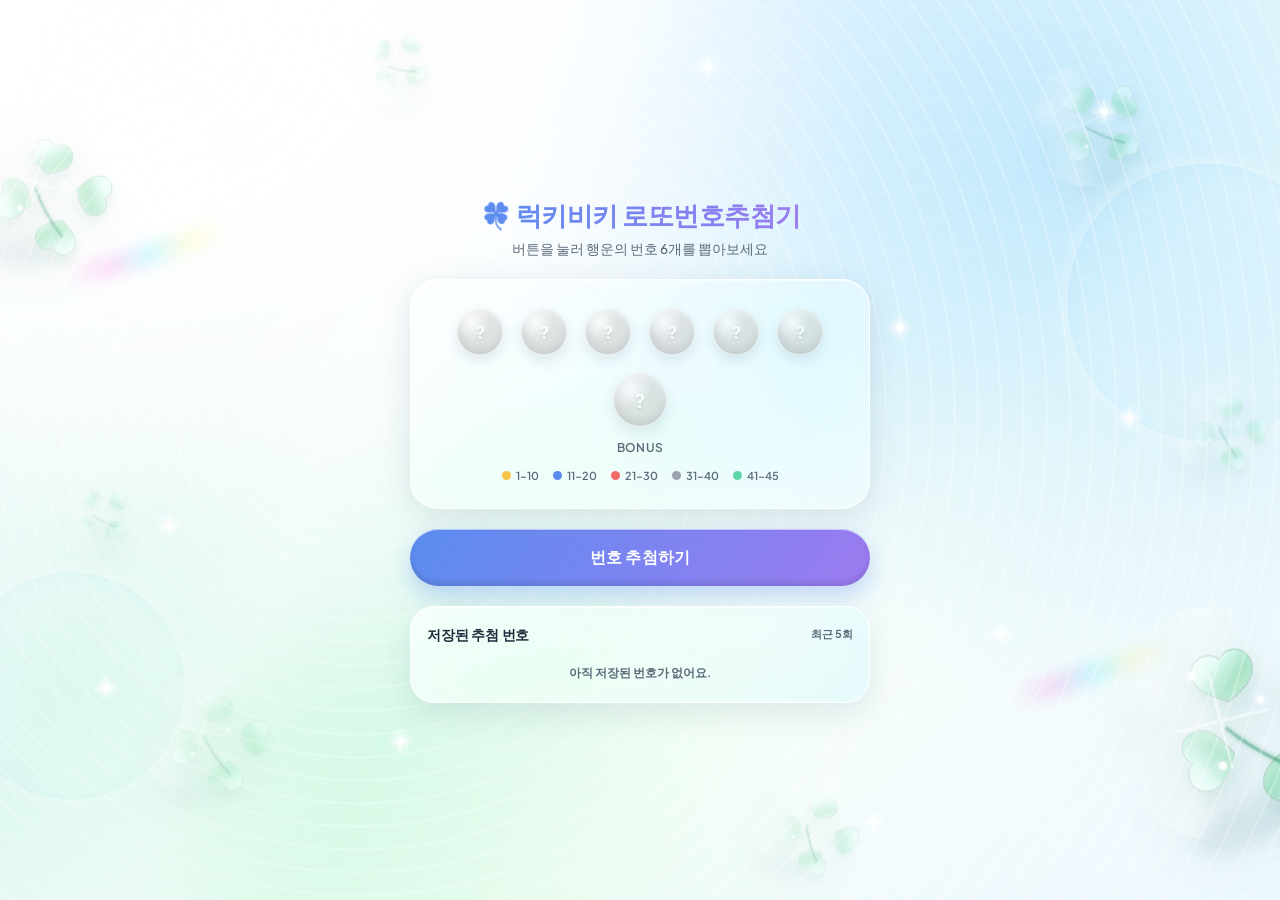
<file: lotto/index.html>
<!DOCTYPE html>
<html lang="ko">
<head>
  <base target="_top">
  <meta charset="UTF-8">
  <meta name="viewport" content="width=device-width, initial-scale=1, viewport-fit=cover">
  <title>럭키비키 로또번호추첨</title>
   <!-- 모바일 웹앱 설정 -->
   <meta name="theme-color" content="#7C3AED">
   <meta name="mobile-web-app-capable" content="yes">
   <meta name="apple-mobile-web-app-capable" content="yes">
   <meta name="apple-mobile-web-app-title" content="럭키비키 로또번호추첨">
   <meta name="apple-mobile-web-app-status-bar-style" content="default">
  
   <!-- 파비콘 / 앱 아이콘 -->
   <link rel="icon" href="logo.png">
   <link rel="apple-touch-icon" href="logo.png">
     

  <!-- 애플 느낌의 둥글고 깔끔한 폰트를 구글 폰트에서 불러옴 -->
  <link rel="preconnect" href="https://fonts.googleapis.com">
  <link href="https://fonts.googleapis.com/css2?family=Plus+Jakarta+Sans:wght@400;500;600;700;800&display=swap" rel="stylesheet">

<style>
  /* ============================================
     0. 공통 변수 (색상 / 그림자 / 곡률 등을 한 곳에 모아둠)
     ============================================ */
  :root{
    /* 배경 그라데이션에 쓰이는 아주 연한 색들 */
    --bg-white:#f7fbfc;
    --bg-mint:#e4f5ee;
    --bg-sky:#e6f1fb;

    /* 유리(글래스) 표현에 쓰이는 흰색 계열 투명도 */
    --glass-fill: rgba(255,255,255,0.38);
    --glass-fill-strong: rgba(255,255,255,0.52);
    --glass-border: rgba(255,255,255,0.92);
    --glass-shadow: 0 8px 32px rgba(31,58,89,0.12);

    /* 메인 액션 버튼에 쓰이는 블루·퍼플·그린 그라데이션 */
    --accent-blue:#5b8def;
    --accent-purple:#9b7bf0;
    --accent-green:#5fd6a8;

    /* number 범위별 ball(볼) 색상 - 실제 로또볼 색을 참고한 은은한 톤 */
    --ball-1-10:#f6c445;   /* 노랑 */
    --ball-11-20:#5b8def;  /* 파랑 */
    --ball-21-30:#f16b6b;  /* 빨강 */
    --ball-31-40:#9aa3ad;  /* 회색 */
    --ball-41-45:#5fd6a8;  /* 초록 */

    --text-main:#1f2d3d;
    --text-sub:#5c6b7a;
  }

  *{ box-sizing:border-box; }

  html,body{
    margin:0; padding:0; height:100%;
    font-family:'Plus Jakarta Sans','SF Pro Display',-apple-system,BlinkMacSystemFont,'Segoe UI',sans-serif;
    color:var(--text-main);
    overflow-x:hidden;
  }

  /* ============================================
     1. 배경 레이어 (참고 이미지 기반: 맑은 물빛 + 유리 네잎클로버 + 프리즘 반사)
     ============================================ */
  body{
    position:relative;
    min-height:100vh;
    background:
      radial-gradient(circle at 18% 8%, rgba(255,255,255,0.98) 0%, rgba(255,255,255,0.72) 22%, transparent 48%),
      radial-gradient(circle at 82% 18%, rgba(166,221,255,0.62) 0%, transparent 42%),
      radial-gradient(circle at 22% 82%, rgba(180,246,203,0.50) 0%, transparent 44%),
      linear-gradient(135deg, #fafdff 0%, #edf8ff 34%, #f7fff9 66%, #dff3ff 100%);
    display:flex;
    align-items:center;
    justify-content:center;
    padding:40px 16px;
  }

  body::before{
    content:"";
    position:fixed;
    inset:-18%;
    z-index:0;
    pointer-events:none;
    background:
      linear-gradient(118deg, rgba(255,255,255,0.78) 0 16%, transparent 17% 100%),
      radial-gradient(ellipse at 20% 16%, rgba(255,255,255,0.92), transparent 34%),
      radial-gradient(ellipse at 80% 84%, rgba(255,255,255,0.52), transparent 38%);
    filter:blur(4px);
    opacity:0.9;
  }

  body::after{
    content:"";
    position:fixed;
    inset:0;
    z-index:0;
    pointer-events:none;
    background-image:
      repeating-radial-gradient(circle at 28% 46%, transparent 0 20px, rgba(255,255,255,0.54) 21px, transparent 23px),
      repeating-radial-gradient(circle at 74% 64%, transparent 0 26px, rgba(138,220,255,0.20) 27px, transparent 30px),
      linear-gradient(115deg, transparent 0 22%, rgba(255,255,255,0.56) 32%, transparent 43% 100%);
    mix-blend-mode:screen;
    opacity:0.66;
    animation: water-caustics 14s ease-in-out infinite alternate;
  }

  @keyframes water-caustics{
    0%{ transform:translate3d(-12px,-8px,0) scale(1.02); opacity:0.50; }
    100%{ transform:translate3d(14px,10px,0) scale(1.08); opacity:0.76; }
  }

  #bgLayer{
    position:fixed;
    inset:0;
    z-index:0;
    pointer-events:none;
    overflow:hidden;
    transition:transform 1.2s ease-out;
  }

  .glass-clover{
    position:absolute;
    width:120px;
    aspect-ratio:1;
    opacity:0.72;
    filter: drop-shadow(0 24px 26px rgba(27,96,76,0.15));
    animation: glass-clover-float 12s ease-in-out infinite;
  }

  .glass-clover svg{
    width:100%;
    height:100%;
    overflow:visible;
  }

  .glass-clover .clover-shape{
    transform-origin:60px 60px;
    filter:url(#cloverBlur);
  }
  .glass-clover .leaf,
  .glass-clover .edge{
    transform-box:fill-box;
    transform-origin:60px 60px;
  }
  .glass-clover .leaf{
    fill:url(#cloverGlassGradient);
    stroke:rgba(255,255,255,0.86);
    stroke-width:1.35;
  }
  .glass-clover .edge{
    fill:none;
    stroke:rgba(0,112,66,0.42);
    stroke-width:1.25;
  }
  .glass-clover .leaf-top{ transform:translate(0px, -19px) scale(0.62); }
  .glass-clover .leaf-right{ transform:translate(19px, 0px) rotate(90deg) scale(0.62); }
  .glass-clover .leaf-bottom{ transform:translate(0px, 19px) rotate(180deg) scale(0.62); }
  .glass-clover .leaf-left{ transform:translate(-19px, 0px) rotate(-90deg) scale(0.62); }
  .glass-clover .vein,
  .glass-clover .stem{
    fill:none;
    stroke:rgba(255,255,255,0.76);
    stroke-width:1.65;
    stroke-linecap:round;
    opacity:0.72;
  }
  .glass-clover .stem{
    stroke:rgba(0,126,76,0.56);
    stroke-width:2.4;
    filter:url(#sparkGlow);
  }

  .glass-clover .glint{
    fill:white;
    opacity:0.95;
    filter:url(#sparkGlow);
    animation: glint-twinkle 2.8s ease-in-out infinite;
  }

  .glass-clover::before{
    content:"";
    position:absolute;
    inset:-18%;
    border-radius:50%;
    background:
      radial-gradient(circle at 30% 24%, rgba(255,255,255,0.88), transparent 18%),
      linear-gradient(115deg, transparent 22%, rgba(255,255,255,0.75) 42%, transparent 58%);
    opacity:0.62;
    mix-blend-mode:screen;
    transform:rotate(-10deg);
  }

  .glass-clover::after{
    content:"";
    position:absolute;
    left:18%;
    bottom:-22%;
    width:70%;
    height:24%;
    border-radius:50%;
    background:rgba(42,106,119,0.14);
    filter:blur(10px);
    transform:rotate(-7deg);
  }

  .clover-main{ width:170px; right:-26px; bottom:10%; opacity:0.82; transform:rotate(-14deg); animation-duration:14s; }
  .clover-a{ width:112px; left:-22px; top:14%; transform:rotate(18deg); animation-duration:11s; opacity:0.56; }
  .clover-b{ width:86px; right:12%; top:9%; transform:rotate(-22deg); animation-duration:16s; opacity:0.48; }
  .clover-c{ width:96px; left:12%; bottom:13%; transform:rotate(12deg); animation-duration:13s; opacity:0.44; }
  .clover-d{ width:64px; left:48%; top:43%; transform:rotate(-8deg); animation-duration:10s; opacity:0.30; }

  @keyframes glass-clover-float{
    0%,100%{ translate:0 0; }
    50%{ translate:0 -18px; }
  }

  @keyframes glint-twinkle{
    0%,100%{ opacity:0.25; transform:scale(0.82); }
    50%{ opacity:1; transform:scale(1.22); }
  }

  .water-ring{
    position:absolute;
    width:230px;
    height:230px;
    border-radius:50%;
    border:1px solid rgba(255,255,255,0.76);
    box-shadow:
      0 0 0 8px rgba(255,255,255,0.12),
      inset 0 0 28px rgba(138,216,255,0.22),
      0 0 28px rgba(255,255,255,0.42);
    opacity:0.52;
    animation: ripple-soft 9s ease-out infinite;
  }
  .ring-1{ left:-44px; bottom:11%; animation-delay:0s; }
  .ring-2{ right:-66px; top:18%; width:280px; height:280px; animation-delay:2.2s; }
  .ring-3{ left:38%; top:31%; width:160px; height:160px; animation-delay:4.5s; opacity:0.32; }

  @keyframes ripple-soft{
    0%{ transform:scale(0.70); opacity:0; }
    22%{ opacity:0.58; }
    100%{ transform:scale(1.55); opacity:0; }
  }

  .prism-flare{
    position:absolute;
    width:170px;
    height:22px;
    border-radius:999px;
    background:linear-gradient(90deg, transparent, rgba(255,91,218,0.42), rgba(72,227,255,0.48), rgba(255,240,89,0.38), transparent);
    filter:blur(7px);
    opacity:0.48;
    transform:rotate(-18deg);
    animation: prism-drift 8s ease-in-out infinite alternate;
  }
  .flare-1{ left:5%; top:27%; }
  .flare-2{ right:8%; bottom:24%; animation-delay:2s; }

  @keyframes prism-drift{
    from{ transform:translateX(-12px) rotate(-18deg); opacity:0.26; }
    to{ transform:translateX(18px) rotate(-18deg); opacity:0.62; }
  }

  .bg-sparkle{
    position:absolute;
    width:7px;
    height:7px;
    border-radius:50%;
    background:#fff;
    box-shadow:0 0 10px 4px rgba(255,255,255,0.95), 0 0 22px rgba(120,226,255,0.60);
    animation: sparkle-float 8s ease-in-out infinite;
  }
  .bg-sparkle::before,
  .bg-sparkle::after{
    content:"";
    position:absolute;
    left:50%; top:50%;
    width:22px; height:1px;
    background:rgba(255,255,255,0.86);
    transform:translate(-50%,-50%);
  }
  .bg-sparkle::after{ transform:translate(-50%,-50%) rotate(90deg); }
  .sparkle1{ top:15%; left:18%; animation-delay:0s; }
  .sparkle2{ top:70%; left:78%; animation-delay:1.7s; }
  .sparkle3{ top:82%; left:31%; animation-delay:3.1s; }
  .sparkle4{ top:36%; left:70%; animation-delay:4.2s; }
  .sparkle5{ top:58%; left:13%; animation-delay:2.4s; }
  .sparkle6{ top:12%; left:86%; animation-delay:5s; }

  @keyframes sparkle-float{
    0%,100%{ transform:translate(0,0) scale(0.75); opacity:0.35; }
    50%{ transform:translate(18px,-24px) scale(1.18); opacity:1; }
  }

  /* ============================================
     2. total 화면 진입 애니메이션 (Fade + Float + Stagger)
     ============================================ */
  #app-container{
    position:relative; z-index:1;
    width:100%; max-width:460px;
    display:flex; flex-direction:column; align-items:center; gap:20px;
  }

  /* 진입시 순차적으로 나타나는 요소들에 ball통 적용되는 애니메이션 */
  .intro{
    opacity:0;
    transform:translateY(22px);
    animation: fade-float 0.9s cubic-bezier(.22,1,.36,1) forwards;
  }
  @keyframes fade-float{
    to{ opacity:1; transform:translateY(0); }
  }
  /* stagger: 요소마다 시작 시간을 0.07초씩 늦춤 */
  .intro:nth-child(1){ animation-delay:0.05s; }
  .intro:nth-child(2){ animation-delay:0.12s; }
  .intro:nth-child(3){ animation-delay:0.20s; }
  .intro:nth-child(4){ animation-delay:0.28s; }

  /* ============================================
     3. 상단 타이틀 영역
     ============================================ */
  #title-area{ text-align:center; }
  #title-area h1{
    margin:0 0 6px;
    font-size:26px; font-weight:800; letter-spacing:-0.5px;
    background:linear-gradient(90deg, var(--accent-blue), var(--accent-purple));
    -webkit-background-clip:text; background-clip:text; color:transparent;
  }
  #title-area p{
    margin:0; font-size:13.5px; color:var(--text-sub); font-weight:500;
  }

  /* ============================================
     4. 유리(Glass) 카드 ball통 스타일
     ============================================ */
  .glass-card{
    width:100%;
    background:var(--glass-fill);
    backdrop-filter: blur(26px) saturate(190%);
    -webkit-backdrop-filter: blur(26px) saturate(190%);
    border:1px solid var(--glass-border);
    border-radius:28px;
    box-shadow: var(--glass-shadow), inset 0 1px 0 rgba(255,255,255,0.6);
    padding:26px 20px;
    position:relative;
    overflow:hidden;
    transition: transform .35s cubic-bezier(.22,1,.36,1), box-shadow .35s ease;
  }
  /* 카드에 마우스를 올렸을 때 살짝 떠오르는 Elevation 효과 */
  .glass-card:hover{
    transform: translateY(-4px);
    box-shadow: 0 16px 40px rgba(31,58,89,0.16), inset 0 1px 0 rgba(255,255,255,0.7);
  }
  /* 카드 테두리를 한 번 스치는 하이라이트 스윕 */
  .glass-card::before{
    content:"";
    position:absolute; top:0; left:-60%;
    width:40%; height:100%;
    background:linear-gradient(120deg, transparent, rgba(255,255,255,0.55), transparent);
    transform:skewX(-20deg);
    animation: highlight-sweep 6s ease-in-out infinite;
  }
  @keyframes highlight-sweep{
    0%{ left:-60%; }
    35%{ left:120%; }
    100%{ left:120%; }
  }

  /* ============================================
     5. 로또 ball(볼) 표시 영역
     ============================================ */
  #ball-list{
    display:flex; flex-wrap:wrap; justify-content:center;
    gap:12px; margin-bottom:10px; position:relative; z-index:1;
  }

  .lotto-ball{
    width:52px; height:52px; border-radius:50%;
    display:flex; align-items:center; justify-content:center;
    font-size:19px; font-weight:800; color:#ffffff;
    position:relative;
    /* 크리스탈 글래스 느낌: 반투명 컬러 + 하이라이트 + 테두리 */
    background: radial-gradient(circle at 32% 28%, rgba(255,255,255,0.95), rgba(255,255,255,0) 40%),
                var(--ball-color, #cccccc);
    box-shadow:
      inset 0 -6px 10px rgba(0,0,0,0.18),
      inset 0 4px 6px rgba(255,255,255,0.55),
      0 6px 14px rgba(31,58,89,0.20);
    border:1px solid rgba(255,255,255,0.6);
    /* 추첨 전 : 아주 천천히 떠다니는 기본 상태 */
    animation: ball-float 4.2s ease-in-out infinite;
    opacity:0.55; /* 아직 뽑히지 않은 상태는 흐리게 표시 */
    transform:scale(0.9);
    transition: opacity .3s ease;
  }
  .lotto-ball span{ position:relative; z-index:2; text-shadow:0 1px 2px rgba(0,0,0,0.25); }

  @keyframes ball-float{
    0%,100%{ transform: translateY(0) scale(0.9); }
    50%{ transform: translateY(-6px) scale(0.9); }
  }

  /* 회전(롤링) 중인 ball - 추첨 버튼을 누르면 부여되는 클래스 */
  .lotto-ball.rolling{
    animation: ball-spin 0.55s linear infinite;
    opacity:0.8;
  }
  @keyframes ball-spin{
    0%{ transform:rotate(0deg) scale(0.95); }
    50%{ transform:rotate(180deg) scale(1.05); }
    100%{ transform:rotate(360deg) scale(0.95); }
  }

  /* 번호가 확정되어 intro하는 애니메이션
     Blur→Focus / Scale 0.8→1.0 / Opacity 0→100% 를 한 번에 표현 */
  .lotto-ball.reveal{
    animation: num-intro 0.6s cubic-bezier(.2,1.4,.4,1) forwards;
  }
  @keyframes num-intro{
    0%{ filter:blur(6px); transform:scale(0.8); opacity:0; }
    60%{ filter:blur(0px); transform:scale(1.12); opacity:1; }
    100%{ filter:blur(0px); transform:scale(1); opacity:1; }
  }

  /* bonus number는 조금 더 크고 강조된 효과 */
  .lotto-ball.bonus{ width:60px; height:60px; font-size:21px; }
  .lotto-ball.bonus.reveal{ animation: bonus-intro 0.75s cubic-bezier(.2,1.4,.4,1) forwards; }
  @keyframes bonus-intro{
    0%{ filter:blur(8px); transform:scale(0.7); opacity:0; }
    55%{ filter:blur(0px); transform:scale(1.22); opacity:1; }
    100%{ filter:blur(0px); transform:scale(1); opacity:1; }
  }

  /* ball 위를 스쳐 지나가는 Glass Shine 효과 */
  .lotto-ball::after{
    content:"";
    position:absolute; inset:0; border-radius:50%;
    background:linear-gradient(120deg, transparent 40%, rgba(255,255,255,0.85) 50%, transparent 60%);
    background-size:250% 250%;
    background-position:-100% -100%;
    opacity:0;
  }
  .lotto-ball.shine::after{
    animation: shine-move 0.9s ease-out;
  }
  @keyframes shine-move{
    0%{ background-position:-100% -100%; opacity:1; }
    100%{ background-position:100% 100%; opacity:0; }
  }

  /* number intro시 glint이는 작은 sparkle */
  .sparkle{
    position:absolute; width:6px; height:6px; border-radius:50%;
    background:#fff; pointer-events:none;
    box-shadow:0 0 6px 2px rgba(255,255,255,0.9);
    animation: sparkleglint 0.8s ease-out forwards;
  }
  @keyframes sparkleglint{
    0%{ transform:scale(0) translate(0,0); opacity:1; }
    100%{ transform:scale(1) translate(var(--sx), var(--sy)); opacity:0; }
  }

  #bonus-label{
    text-align:center; font-size:12px; color:var(--text-sub); font-weight:600;
    margin-top:2px; letter-spacing:0.3px;
  }

  /* ============================================
     6. legend (number 범위별 색상 안내)
     ============================================ */
  #legend{
    display:flex; flex-wrap:wrap; justify-content:center; gap:8px 14px;
    margin-top:14px; position:relative; z-index:1;
  }
  .legend-item{ display:flex; align-items:center; gap:5px; font-size:11px; color:var(--text-sub); font-weight:600; }
  .legend-dot{ width:9px; height:9px; border-radius:50%; }

  /* ============================================
     7. 추첨 버튼 (Apple Liquid Glass Pill Button)
     ============================================ */
  #drawBtn{
    position:relative;
    width:100%;
    padding:17px 0;
    border:none; border-radius:100px;
    cursor:pointer;
    font-family:inherit; font-size:16px; font-weight:700; color:#ffffff;
    letter-spacing:0.2px;
    background:linear-gradient(120deg, var(--accent-blue), var(--accent-purple) 55%, var(--accent-green));
    background-size:180% 180%;
    box-shadow:
      0 10px 24px rgba(91,141,239,0.35),
      inset 0 1px 0 rgba(255,255,255,0.55),
      inset 0 -3px 6px rgba(0,0,0,0.12);
    overflow:hidden;
    transition: transform .25s cubic-bezier(.34,1.56,.64,1), box-shadow .3s ease, background-position .6s ease;
  }
  #drawBtn:hover{
    transform:scale(1.04);
    background-position:100% 50%;
    box-shadow:
      0 14px 30px rgba(91,141,239,0.42),
      inset 0 1px 0 rgba(255,255,255,0.6),
      inset 0 -3px 6px rgba(0,0,0,0.12);
  }
  /* 클릭 시 살짝 눌렸다가 스프링처럼 복원 */
  #drawBtn:active{ transform:scale(0.96); }
  #drawBtn.pressed{ animation: button-spring 0.42s cubic-bezier(.34,1.56,.64,1); }
  @keyframes button-spring{
    0%{ transform:scale(0.94); }
    55%{ transform:scale(1.05); }
    100%{ transform:scale(1); }
  }
  /* 버튼 위를 지나가는 유리 반사(Glass Reflection) */
  #drawBtn::before{
    content:"";
    position:absolute; top:0; left:-70%;
    width:35%; height:100%;
    background:linear-gradient(120deg, transparent, rgba(255,255,255,0.55), transparent);
    transform:skewX(-18deg);
    transition:left .6s ease;
  }
  #drawBtn:hover::before{ left:130%; }

  /* 클릭 순간 내부에서 빛이 퍼지는 Glow Pulse */
  .glow-pulse{
    position:absolute; inset:0; border-radius:100px;
    background:radial-gradient(circle, rgba(255,255,255,0.9), transparent 60%);
    opacity:0; pointer-events:none;
    animation: glow-pulse 0.6s ease-out;
  }
  @keyframes glow-pulse{
    0%{ opacity:0.9; transform:scale(0.3); }
    100%{ opacity:0; transform:scale(1.6); }
  }

  /* 버튼 클릭 시 주변으로 퍼지는 Glass Ripple */
  .button-ripple{
    position:absolute; border-radius:50%;
    border:1.5px solid rgba(255,255,255,0.7);
    top:50%; left:50%;
    width:20px; height:20px;
    transform:translate(-50%,-50%) scale(0.5);
    opacity:0.8; pointer-events:none;
    animation: button-ripple-diffusion 0.7s ease-out forwards;
  }
  @keyframes button-ripple-diffusion{
    to{ transform:translate(-50%,-50%) scale(9); opacity:0; }
  }

  /* ============================================
     8. result(trophy) 카드 - 모든 번호가 intro한 뒤 노출
     ============================================ */
  #resultCard{
    width:100%;
    text-align:center;
    padding:22px 18px;
    border-radius:26px;
    background:var(--glass-fill-strong);
    backdrop-filter: blur(22px) saturate(170%);
    -webkit-backdrop-filter: blur(22px) saturate(170%);
    border:1px solid var(--glass-border);
    box-shadow: 0 0 0 rgba(120,180,255,0);
    position:relative;
    display:none; /* 처음엔 숨김, 추첨 완료 후 표시 */
  }
  #resultCard.show{
    display:block;
    animation: result-intro 0.7s cubic-bezier(.22,1,.36,1) forwards;
  }
  @keyframes result-intro{
    0%{ opacity:0; transform:scale(0.86); filter:blur(6px); }
    100%{ opacity:1; transform:scale(1); filter:blur(0px);
      box-shadow: 0 0 46px rgba(120,180,255,0.35), var(--glass-shadow); }
  }
  #resultCard .trophy{
    font-size:30px; margin-bottom:6px;
    filter:drop-shadow(0 4px 10px rgba(255,200,80,0.5));
  }
  #resultCard h2{ margin:0 0 4px; font-size:16px; font-weight:800; }
  #resultCard p{ margin:0; font-size:12.5px; color:var(--text-sub); font-weight:500; }

  /* result 카드 intro시 함께 퍼지는 Glass Burst / Sparkle */
  .burst-fragment{
    position:absolute; top:50%; left:50%;
    width:5px; height:5px; border-radius:50%;
    background:radial-gradient(circle, #fff, rgba(255,255,255,0));
    opacity:0; pointer-events:none;
  }
  .burst-play .burst-fragment{
    animation: burst-diffusion 0.9s ease-out forwards;
  }
  @keyframes burst-diffusion{
    0%{ opacity:1; transform:translate(-50%,-50%) scale(1); }
    100%{ opacity:0; transform:translate(calc(-50% + var(--bx)), calc(-50% + var(--by))) scale(0); }
  }



  /* ============================================
     9. 추첨 기록 저장 영역
     ============================================ */
  #historyCard{
    width:100%;
    padding:18px 16px;
    border-radius:24px;
    background:rgba(255,255,255,0.42);
    backdrop-filter: blur(24px) saturate(180%);
    -webkit-backdrop-filter: blur(24px) saturate(180%);
    border:1px solid rgba(255,255,255,0.84);
    box-shadow:0 12px 30px rgba(31,58,89,0.10), inset 0 1px 0 rgba(255,255,255,0.68);
    position:relative;
    overflow:hidden;
  }
  #historyCard::before{
    content:"";
    position:absolute;
    inset:0;
    background:linear-gradient(135deg, rgba(255,255,255,0.55), transparent 46%, rgba(126,230,255,0.16));
    pointer-events:none;
  }
  .history-header{
    position:relative;
    display:flex;
    justify-content:space-between;
    align-items:center;
    gap:10px;
    margin-bottom:12px;
  }
  .history-header h3{ margin:0; font-size:14px; font-weight:800; letter-spacing:-0.2px; }
  .history-header span{ font-size:11px; color:var(--text-sub); font-weight:700; }
  #historyList{
    position:relative;
    display:flex;
    flex-direction:column;
    gap:8px;
  }
  .history-empty{
    position:relative;
    font-size:12px;
    color:var(--text-sub);
    text-align:center;
    padding:8px 0 2px;
    font-weight:600;
  }
  .history-item{
    display:flex;
    align-items:center;
    justify-content:space-between;
    gap:10px;
    padding:10px 11px;
    border-radius:18px;
    background:rgba(255,255,255,0.44);
    border:1px solid rgba(255,255,255,0.68);
    box-shadow:inset 0 1px 0 rgba(255,255,255,0.7);
  }
  .history-date{
    min-width:64px;
    font-size:10.5px;
    color:var(--text-sub);
    font-weight:700;
    line-height:1.25;
  }
  .history-numbers{
    display:flex;
    flex-wrap:wrap;
    justify-content:flex-end;
    gap:4px;
  }
  .history-mini-ball{
    width:25px;
    height:25px;
    border-radius:50%;
    display:inline-flex;
    align-items:center;
    justify-content:center;
    color:#fff;
    font-size:10.5px;
    font-weight:800;
    border:1px solid rgba(255,255,255,0.68);
    box-shadow:inset 0 2px 4px rgba(255,255,255,0.52), inset 0 -3px 6px rgba(0,0,0,0.14);
  }
  .history-plus{ font-size:11px; color:var(--text-sub); font-weight:900; align-self:center; }



  /* ============================================
     10. 모바일 최적화 + 재추첨 버튼 + 추가 클로버/반짝임
     ============================================ */
  .retry-button{
    margin-top:14px;
    width:100%;
    max-width:260px;
    padding:13px 18px;
    border:1px solid rgba(255,255,255,0.82);
    border-radius:999px;
    cursor:pointer;
    font-family:inherit;
    font-size:14px;
    font-weight:800;
    color:#1f6f55;
    background:
      linear-gradient(135deg, rgba(255,255,255,0.78), rgba(214,255,240,0.44)),
      rgba(255,255,255,0.42);
    backdrop-filter:blur(18px) saturate(180%);
    -webkit-backdrop-filter:blur(18px) saturate(180%);
    box-shadow:0 10px 22px rgba(43,124,105,0.14), inset 0 1px 0 rgba(255,255,255,0.85);
    transition:transform .24s cubic-bezier(.34,1.56,.64,1), box-shadow .24s ease;
  }
  .retry-button:hover{ transform:translateY(-2px) scale(1.03); box-shadow:0 14px 28px rgba(43,124,105,0.18), inset 0 1px 0 rgba(255,255,255,0.92); }
  .retry-button:active{ transform:scale(0.96); }

  .clover-e{ width:78px; right:34%; bottom:4%; transform:rotate(31deg); animation-duration:12s; opacity:0.36; }
  .clover-f{ width:58px; left:28%; top:4%; transform:rotate(-34deg); animation-duration:15s; opacity:0.30; }
  .clover-g{ width:72px; right:2%; top:43%; transform:rotate(16deg); animation-duration:10s; opacity:0.34; }
  .clover-h{ width:54px; left:5%; top:54%; transform:rotate(-18deg); animation-duration:17s; opacity:0.28; }

  .sparkle7{ top:24%; left:42%; animation-delay:0.8s; }
  .sparkle8{ top:46%; left:88%; animation-delay:1.2s; }
  .sparkle9{ top:63%; left:45%; animation-delay:2.8s; }
  .sparkle10{ top:91%; left:68%; animation-delay:3.7s; }
  .sparkle11{ top:7%; left:55%; animation-delay:4.8s; }
  .sparkle12{ top:76%; left:8%; animation-delay:5.6s; }

  @media (max-width:640px){
    html,body{ min-height:100%; height:auto; }
    body{
      align-items:flex-start;
      justify-content:flex-start;
      padding:22px 14px 32px;
      overflow-y:auto;
      background:
        radial-gradient(circle at 20% 5%, rgba(255,255,255,0.98) 0%, rgba(255,255,255,0.72) 24%, transparent 52%),
        radial-gradient(circle at 78% 16%, rgba(156,226,255,0.58) 0%, transparent 46%),
        radial-gradient(circle at 24% 88%, rgba(184,250,206,0.56) 0%, transparent 48%),
        linear-gradient(145deg, #fafdff 0%, #edf9ff 42%, #f5fff8 72%, #dff5ff 100%);
    }
    #app-container{
      width:100%;
      max-width:420px;
      margin:0 auto;
      gap:14px;
    }
    #title-area{ padding-top:6px; }
    #title-area h1{ font-size:clamp(21px, 6vw, 26px); line-height:1.15; }
    #title-area p{ font-size:12.5px; }
    .glass-card{ padding:20px 14px; border-radius:24px; }
    #ball-list{ gap:9px; }
    .lotto-ball{ width:clamp(42px, 12vw, 50px); height:clamp(42px, 12vw, 50px); font-size:16px; }
    .lotto-ball.bonus{ width:clamp(48px, 13vw, 56px); height:clamp(48px, 13vw, 56px); font-size:18px; }
    #drawBtn{ padding:15px 0; font-size:15px; }
    #resultCard{ padding:18px 14px; border-radius:22px; }
    #historyCard{ padding:16px 13px; border-radius:22px; }
    .history-item{ align-items:flex-start; flex-direction:column; gap:8px; }
    .history-date{ min-width:auto; }
    .history-numbers{ justify-content:flex-start; }
    .history-mini-ball{ width:23px; height:23px; font-size:10px; }
    .clover-main{ width:136px; right:-48px; bottom:9%; opacity:0.62; }
    .clover-a{ width:86px; left:-36px; top:10%; opacity:0.44; }
    .clover-b{ width:72px; right:5%; top:5%; opacity:0.38; }
    .clover-c{ width:76px; left:4%; bottom:7%; opacity:0.34; }
    .clover-d{ width:52px; left:55%; top:35%; opacity:0.24; }
    .clover-e{ width:62px; right:28%; bottom:1%; opacity:0.28; }
    .clover-f{ width:48px; left:36%; top:2%; opacity:0.22; }
    .clover-g{ width:58px; right:-18px; top:52%; opacity:0.26; }
    .clover-h{ width:46px; left:-8px; top:60%; opacity:0.22; }
    .water-ring{ transform:scale(.78); }
  }

  @media (max-width:360px){
    body{ padding-left:10px; padding-right:10px; }
    #legend{ gap:7px 9px; }
    .legend-item{ font-size:10px; }
    .history-header h3{ font-size:13px; }
  }

  /* 모바일 화면 대응 */
  @media (max-width:420px){
    .lotto-ball{ width:46px; height:46px; font-size:17px; }
    .lotto-ball.bonus{ width:52px; height:52px; font-size:18px; }
    #title-area h1{ font-size:22px; }
    .history-item{ align-items:flex-start; flex-direction:column; }
    .history-date{ min-width:auto; }
    .history-numbers{ justify-content:flex-start; }
  }


  /* ============================================
     11. 모바일 터치/비율 최종 보정
     - 기존 작은 모바일 값보다 아래 규칙이 더 우선 적용됨
     ============================================ */
  #resultCard > *{
    position:relative;
    z-index:2;
  }
  #retryBtn{
    position:relative;
    z-index:5;
    pointer-events:auto;
    touch-action:manipulation;
    -webkit-tap-highlight-color:transparent;
  }

  @media (max-width:640px){
    html{
      height:auto;
      min-height:100%;
      -webkit-text-size-adjust:100%;
    }
    body{
      min-height:100svh;
      height:auto;
      align-items:flex-start;
      justify-content:center;
      padding:18px 12px 32px;
      overflow-y:auto;
    }
    #app-container{
      width:100%;
      max-width:100%;
      gap:16px;
    }
    #title-area{
      width:100%;
      padding-top:8px;
    }
    #title-area h1{
      font-size:clamp(25px, 7.2vw, 31px);
      line-height:1.16;
      letter-spacing:-0.8px;
    }
    #title-area p{
      font-size:clamp(14px, 3.8vw, 16px);
      line-height:1.45;
    }
    .glass-card,
    #resultCard,
    #historyCard{
      width:100%;
      border-radius:28px;
    }
    .glass-card{
      padding:24px 16px 22px;
    }
    #ball-list{
      gap:10px;
      margin-bottom:12px;
    }
    .lotto-ball{
      width:clamp(52px, 14.2vw, 62px) !important;
      height:clamp(52px, 14.2vw, 62px) !important;
      font-size:clamp(18px, 5vw, 22px) !important;
    }
    .lotto-ball.bonus{
      width:clamp(58px, 15.6vw, 68px) !important;
      height:clamp(58px, 15.6vw, 68px) !important;
      font-size:clamp(20px, 5.4vw, 24px) !important;
    }
    #bonus-label{
      font-size:13px;
      margin-top:4px;
    }
    #legend{
      gap:10px 13px;
      margin-top:16px;
    }
    .legend-item{
      font-size:12px;
    }
    .legend-dot{
      width:10px;
      height:10px;
    }
    #drawBtn{
      min-height:58px;
      padding:20px 0;
      font-size:18px;
      border-radius:999px;
      touch-action:manipulation;
    }
    #resultCard{
      padding:24px 16px;
    }
    #resultCard .trophy{
      font-size:36px;
    }
    #resultCard h2{
      font-size:18px;
    }
    #resultCard p{
      font-size:14px;
    }
    .retry-button{
      width:100%;
      max-width:none;
      min-height:56px;
      margin-top:18px;
      padding:18px 20px;
      font-size:17px;
    }
    #historyCard{
      padding:18px 14px;
    }
    .history-header h3{
      font-size:16px;
    }
    .history-header span{
      font-size:12px;
    }
    .history-item{
      padding:13px;
      gap:10px;
      border-radius:20px;
    }
    .history-date{
      font-size:12px;
    }
    .history-numbers{
      gap:6px;
    }
    .history-mini-ball{
      width:30px;
      height:30px;
      font-size:12px;
    }
    .history-plus{
      font-size:14px;
    }
  }

  @media (max-width:380px){
    body{
      padding-left:10px;
      padding-right:10px;
    }
    .glass-card{
      padding-left:12px;
      padding-right:12px;
    }
    #ball-list{
      gap:8px;
    }
    .lotto-ball{
      width:clamp(48px, 14vw, 54px) !important;
      height:clamp(48px, 14vw, 54px) !important;
      font-size:18px !important;
    }
    .lotto-ball.bonus{
      width:clamp(54px, 15vw, 60px) !important;
      height:clamp(54px, 15vw, 60px) !important;
      font-size:20px !important;
    }
    #title-area h1{
      font-size:24px !important;
    }
    .retry-button,
    #drawBtn{
      min-height:56px;
      font-size:16px;
    }
  }



  /* ============================================
     12. 최종 수정: 모바일 확대형 반응형 + 재추첨 버튼 터치 안정화
     ============================================ */
  #app-container,
  #resultCard,
  #historyCard,
  .glass-card,
  #drawBtn,
  #retryBtn{
    touch-action:manipulation;
  }

  #retryBtn{
    position:relative !important;
    z-index:999 !important;
    pointer-events:auto !important;
    user-select:none;
    -webkit-user-select:none;
    -webkit-tap-highlight-color:rgba(0,0,0,0);
  }

  #resultCard{
    isolation:isolate;
  }

  #resultCard.show{
    pointer-events:auto;
  }

  #resultCard .burst-fragment,
  #resultCard::before,
  #resultCard::after{
    pointer-events:none !important;
  }

  @media (hover:none){
    .glass-card:hover,
    #drawBtn:hover,
    .retry-button:hover{
      transform:none;
    }
  }

  @media (max-width:768px){
    html{
      width:100%;
      min-height:100%;
      height:auto;
      -webkit-text-size-adjust:100%;
    }

    body{
      width:100%;
      min-height:100svh;
      height:auto;
      display:block;
      padding:20px max(12px, env(safe-area-inset-left)) 36px max(12px, env(safe-area-inset-right));
      overflow-x:hidden;
      overflow-y:auto;
    }

    #app-container{
      width:min(100%, 560px);
      max-width:none;
      margin:0 auto;
      gap:18px;
    }

    #title-area{
      width:100%;
      padding-top:8px;
    }

    #title-area h1{
      font-size:clamp(28px, 8.2vw, 38px) !important;
      line-height:1.12;
      letter-spacing:-1px;
      margin-bottom:8px;
    }

    #title-area p{
      font-size:clamp(15px, 4.2vw, 18px) !important;
      line-height:1.45;
    }

    .glass-card,
    #resultCard,
    #historyCard{
      width:100%;
      border-radius:32px;
      box-shadow:0 18px 46px rgba(31,58,89,0.14), inset 0 1px 0 rgba(255,255,255,0.72);
    }

    .glass-card{
      padding:28px 16px 24px;
    }

    #ball-list{
      gap:12px;
      margin-bottom:14px;
    }

    .lotto-ball{
      width:clamp(58px, 16vw, 72px) !important;
      height:clamp(58px, 16vw, 72px) !important;
      font-size:clamp(21px, 5.8vw, 27px) !important;
      opacity:0.7;
    }

    .lotto-ball.bonus{
      width:clamp(66px, 18vw, 80px) !important;
      height:clamp(66px, 18vw, 80px) !important;
      font-size:clamp(23px, 6.2vw, 30px) !important;
    }

    #bonus-label{
      font-size:14px;
      margin-top:6px;
    }

    #legend{
      gap:11px 15px;
      margin-top:18px;
    }

    .legend-item{
      font-size:13px;
    }

    .legend-dot{
      width:11px;
      height:11px;
    }

    #drawBtn{
      min-height:68px;
      padding:22px 0;
      font-size:clamp(19px, 5vw, 22px);
      border-radius:999px;
    }

    #resultCard{
      padding:28px 18px;
    }

    #resultCard .trophy{
      font-size:42px;
    }

    #resultCard h2{
      font-size:clamp(20px, 5.2vw, 24px);
      line-height:1.28;
    }

    #resultCard p{
      font-size:clamp(15px, 4vw, 17px);
    }

    .retry-button{
      width:100%;
      max-width:none;
      min-height:66px;
      margin-top:22px;
      padding:20px 22px;
      font-size:clamp(19px, 5vw, 22px);
      border-radius:999px;
    }

    #historyCard{
      padding:22px 16px;
    }

    .history-header h3{
      font-size:18px;
    }

    .history-header span{
      font-size:13px;
    }

    .history-item{
      padding:15px;
      border-radius:22px;
      gap:12px;
    }

    .history-date{
      font-size:13px;
    }

    .history-numbers{
      gap:7px;
    }

    .history-mini-ball{
      width:34px;
      height:34px;
      font-size:13px;
    }

    .history-plus{
      font-size:15px;
    }
  }

  @media (max-width:420px){
    body{
      padding-left:10px;
      padding-right:10px;
    }

    #app-container{
      gap:16px;
    }

    .glass-card{
      padding-left:12px;
      padding-right:12px;
    }

    #ball-list{
      gap:9px;
    }

    .lotto-ball{
      width:clamp(54px, 15.4vw, 62px) !important;
      height:clamp(54px, 15.4vw, 62px) !important;
      font-size:clamp(19px, 5.4vw, 23px) !important;
    }

    .lotto-ball.bonus{
      width:clamp(62px, 17vw, 70px) !important;
      height:clamp(62px, 17vw, 70px) !important;
      font-size:clamp(22px, 6vw, 26px) !important;
    }

    #drawBtn,
    .retry-button{
      min-height:64px;
      font-size:19px;
    }
  }

  @media (max-width:360px){
    #ball-list{
      gap:8px;
    }

    .lotto-ball{
      width:50px !important;
      height:50px !important;
      font-size:18px !important;
    }

    .lotto-ball.bonus{
      width:58px !important;
      height:58px !important;
      font-size:20px !important;
    }

    #title-area h1{
      font-size:27px !important;
    }
  }

</style>
</head>
<body>

  <!-- ============================================
       배경 레이어: 네잎클로버 SVG + 빛 sparkle + wave
       ============================================ -->
  <div id="bgLayer">
    <svg width="0" height="0" aria-hidden="true" focusable="false">
      <defs>
        <linearGradient id="cloverGlassGradient" x1="0" y1="0" x2="1" y2="1">
          <stop offset="0%" stop-color="#ffffff" stop-opacity="0.92"/>
          <stop offset="30%" stop-color="#cffff0" stop-opacity="0.70"/>
          <stop offset="62%" stop-color="#43cf7b" stop-opacity="0.42"/>
          <stop offset="100%" stop-color="#ffffff" stop-opacity="0.74"/>
        </linearGradient>
        <filter id="cloverBlur" x="-20%" y="-20%" width="140%" height="140%">
          <feDropShadow dx="0" dy="8" stdDeviation="7" flood-color="#056747" flood-opacity="0.22"/>
        </filter>
        <filter id="sparkGlow" x="-80%" y="-80%" width="260%" height="260%">
          <feGaussianBlur stdDeviation="2" result="blur"/>
          <feMerge><feMergeNode in="blur"/><feMergeNode in="SourceGraphic"/></feMerge>
        </filter>
      </defs>
    </svg>

    <div class="water-ring ring-1"></div>
    <div class="water-ring ring-2"></div>
    <div class="water-ring ring-3"></div>
    <div class="prism-flare flare-1"></div>
    <div class="prism-flare flare-2"></div>

    <div class="glass-clover clover-main"><svg viewBox="0 0 120 120">
        <g class="clover-shape">
          <path class="leaf leaf-top" d="M60 17 C49 2 25 9 25 30 C25 49 46 58 60 66 C74 58 95 49 95 30 C95 9 71 2 60 17Z"/>
          <path class="leaf leaf-right" d="M60 17 C49 2 25 9 25 30 C25 49 46 58 60 66 C74 58 95 49 95 30 C95 9 71 2 60 17Z"/>
          <path class="leaf leaf-bottom" d="M60 17 C49 2 25 9 25 30 C25 49 46 58 60 66 C74 58 95 49 95 30 C95 9 71 2 60 17Z"/>
          <path class="leaf leaf-left" d="M60 17 C49 2 25 9 25 30 C25 49 46 58 60 66 C74 58 95 49 95 30 C95 9 71 2 60 17Z"/>
          <path class="edge leaf-top" d="M60 17 C49 2 25 9 25 30 C25 49 46 58 60 66 C74 58 95 49 95 30 C95 9 71 2 60 17Z"/>
          <path class="edge leaf-right" d="M60 17 C49 2 25 9 25 30 C25 49 46 58 60 66 C74 58 95 49 95 30 C95 9 71 2 60 17Z"/>
          <path class="edge leaf-bottom" d="M60 17 C49 2 25 9 25 30 C25 49 46 58 60 66 C74 58 95 49 95 30 C95 9 71 2 60 17Z"/>
          <path class="edge leaf-left" d="M60 17 C49 2 25 9 25 30 C25 49 46 58 60 66 C74 58 95 49 95 30 C95 9 71 2 60 17Z"/>
          <path class="vein" d="M60 60 L60 26 M60 60 L94 60 M60 60 L60 94 M60 60 L26 60"/>
          <path class="stem" d="M63 66 C74 81 88 94 105 106"/>
          <circle class="glint" cx="48" cy="24" r="3"/>
          <circle class="glint" cx="91" cy="52" r="2.5"/>
          <circle class="glint" cx="54" cy="91" r="2.8"/>
        </g>
      </svg></div>
    <div class="glass-clover clover-a"><svg viewBox="0 0 120 120">
        <g class="clover-shape">
          <path class="leaf leaf-top" d="M60 17 C49 2 25 9 25 30 C25 49 46 58 60 66 C74 58 95 49 95 30 C95 9 71 2 60 17Z"/>
          <path class="leaf leaf-right" d="M60 17 C49 2 25 9 25 30 C25 49 46 58 60 66 C74 58 95 49 95 30 C95 9 71 2 60 17Z"/>
          <path class="leaf leaf-bottom" d="M60 17 C49 2 25 9 25 30 C25 49 46 58 60 66 C74 58 95 49 95 30 C95 9 71 2 60 17Z"/>
          <path class="leaf leaf-left" d="M60 17 C49 2 25 9 25 30 C25 49 46 58 60 66 C74 58 95 49 95 30 C95 9 71 2 60 17Z"/>
          <path class="edge leaf-top" d="M60 17 C49 2 25 9 25 30 C25 49 46 58 60 66 C74 58 95 49 95 30 C95 9 71 2 60 17Z"/>
          <path class="edge leaf-right" d="M60 17 C49 2 25 9 25 30 C25 49 46 58 60 66 C74 58 95 49 95 30 C95 9 71 2 60 17Z"/>
          <path class="edge leaf-bottom" d="M60 17 C49 2 25 9 25 30 C25 49 46 58 60 66 C74 58 95 49 95 30 C95 9 71 2 60 17Z"/>
          <path class="edge leaf-left" d="M60 17 C49 2 25 9 25 30 C25 49 46 58 60 66 C74 58 95 49 95 30 C95 9 71 2 60 17Z"/>
          <path class="vein" d="M60 60 L60 26 M60 60 L94 60 M60 60 L60 94 M60 60 L26 60"/>
          <path class="stem" d="M63 66 C74 81 88 94 105 106"/>
          <circle class="glint" cx="48" cy="24" r="3"/>
          <circle class="glint" cx="91" cy="52" r="2.5"/>
          <circle class="glint" cx="54" cy="91" r="2.8"/>
        </g>
      </svg></div>
    <div class="glass-clover clover-b"><svg viewBox="0 0 120 120">
        <g class="clover-shape">
          <path class="leaf leaf-top" d="M60 17 C49 2 25 9 25 30 C25 49 46 58 60 66 C74 58 95 49 95 30 C95 9 71 2 60 17Z"/>
          <path class="leaf leaf-right" d="M60 17 C49 2 25 9 25 30 C25 49 46 58 60 66 C74 58 95 49 95 30 C95 9 71 2 60 17Z"/>
          <path class="leaf leaf-bottom" d="M60 17 C49 2 25 9 25 30 C25 49 46 58 60 66 C74 58 95 49 95 30 C95 9 71 2 60 17Z"/>
          <path class="leaf leaf-left" d="M60 17 C49 2 25 9 25 30 C25 49 46 58 60 66 C74 58 95 49 95 30 C95 9 71 2 60 17Z"/>
          <path class="edge leaf-top" d="M60 17 C49 2 25 9 25 30 C25 49 46 58 60 66 C74 58 95 49 95 30 C95 9 71 2 60 17Z"/>
          <path class="edge leaf-right" d="M60 17 C49 2 25 9 25 30 C25 49 46 58 60 66 C74 58 95 49 95 30 C95 9 71 2 60 17Z"/>
          <path class="edge leaf-bottom" d="M60 17 C49 2 25 9 25 30 C25 49 46 58 60 66 C74 58 95 49 95 30 C95 9 71 2 60 17Z"/>
          <path class="edge leaf-left" d="M60 17 C49 2 25 9 25 30 C25 49 46 58 60 66 C74 58 95 49 95 30 C95 9 71 2 60 17Z"/>
          <path class="vein" d="M60 60 L60 26 M60 60 L94 60 M60 60 L60 94 M60 60 L26 60"/>
          <path class="stem" d="M63 66 C74 81 88 94 105 106"/>
          <circle class="glint" cx="48" cy="24" r="3"/>
          <circle class="glint" cx="91" cy="52" r="2.5"/>
          <circle class="glint" cx="54" cy="91" r="2.8"/>
        </g>
      </svg></div>
    <div class="glass-clover clover-c"><svg viewBox="0 0 120 120">
        <g class="clover-shape">
          <path class="leaf leaf-top" d="M60 17 C49 2 25 9 25 30 C25 49 46 58 60 66 C74 58 95 49 95 30 C95 9 71 2 60 17Z"/>
          <path class="leaf leaf-right" d="M60 17 C49 2 25 9 25 30 C25 49 46 58 60 66 C74 58 95 49 95 30 C95 9 71 2 60 17Z"/>
          <path class="leaf leaf-bottom" d="M60 17 C49 2 25 9 25 30 C25 49 46 58 60 66 C74 58 95 49 95 30 C95 9 71 2 60 17Z"/>
          <path class="leaf leaf-left" d="M60 17 C49 2 25 9 25 30 C25 49 46 58 60 66 C74 58 95 49 95 30 C95 9 71 2 60 17Z"/>
          <path class="edge leaf-top" d="M60 17 C49 2 25 9 25 30 C25 49 46 58 60 66 C74 58 95 49 95 30 C95 9 71 2 60 17Z"/>
          <path class="edge leaf-right" d="M60 17 C49 2 25 9 25 30 C25 49 46 58 60 66 C74 58 95 49 95 30 C95 9 71 2 60 17Z"/>
          <path class="edge leaf-bottom" d="M60 17 C49 2 25 9 25 30 C25 49 46 58 60 66 C74 58 95 49 95 30 C95 9 71 2 60 17Z"/>
          <path class="edge leaf-left" d="M60 17 C49 2 25 9 25 30 C25 49 46 58 60 66 C74 58 95 49 95 30 C95 9 71 2 60 17Z"/>
          <path class="vein" d="M60 60 L60 26 M60 60 L94 60 M60 60 L60 94 M60 60 L26 60"/>
          <path class="stem" d="M63 66 C74 81 88 94 105 106"/>
          <circle class="glint" cx="48" cy="24" r="3"/>
          <circle class="glint" cx="91" cy="52" r="2.5"/>
          <circle class="glint" cx="54" cy="91" r="2.8"/>
        </g>
      </svg></div>
    <div class="glass-clover clover-d"><svg viewBox="0 0 120 120">
        <g class="clover-shape">
          <path class="leaf leaf-top" d="M60 17 C49 2 25 9 25 30 C25 49 46 58 60 66 C74 58 95 49 95 30 C95 9 71 2 60 17Z"/>
          <path class="leaf leaf-right" d="M60 17 C49 2 25 9 25 30 C25 49 46 58 60 66 C74 58 95 49 95 30 C95 9 71 2 60 17Z"/>
          <path class="leaf leaf-bottom" d="M60 17 C49 2 25 9 25 30 C25 49 46 58 60 66 C74 58 95 49 95 30 C95 9 71 2 60 17Z"/>
          <path class="leaf leaf-left" d="M60 17 C49 2 25 9 25 30 C25 49 46 58 60 66 C74 58 95 49 95 30 C95 9 71 2 60 17Z"/>
          <path class="edge leaf-top" d="M60 17 C49 2 25 9 25 30 C25 49 46 58 60 66 C74 58 95 49 95 30 C95 9 71 2 60 17Z"/>
          <path class="edge leaf-right" d="M60 17 C49 2 25 9 25 30 C25 49 46 58 60 66 C74 58 95 49 95 30 C95 9 71 2 60 17Z"/>
          <path class="edge leaf-bottom" d="M60 17 C49 2 25 9 25 30 C25 49 46 58 60 66 C74 58 95 49 95 30 C95 9 71 2 60 17Z"/>
          <path class="edge leaf-left" d="M60 17 C49 2 25 9 25 30 C25 49 46 58 60 66 C74 58 95 49 95 30 C95 9 71 2 60 17Z"/>
          <path class="vein" d="M60 60 L60 26 M60 60 L94 60 M60 60 L60 94 M60 60 L26 60"/>
          <path class="stem" d="M63 66 C74 81 88 94 105 106"/>
          <circle class="glint" cx="48" cy="24" r="3"/>
          <circle class="glint" cx="91" cy="52" r="2.5"/>
          <circle class="glint" cx="54" cy="91" r="2.8"/>
        </g>
      </svg></div>

    <div class="glass-clover clover-e"><svg viewBox="0 0 120 120">
        <g class="clover-shape">
          <path class="leaf leaf-top" d="M60 17 C49 2 25 9 25 30 C25 49 46 58 60 66 C74 58 95 49 95 30 C95 9 71 2 60 17Z"/>
          <path class="leaf leaf-right" d="M60 17 C49 2 25 9 25 30 C25 49 46 58 60 66 C74 58 95 49 95 30 C95 9 71 2 60 17Z"/>
          <path class="leaf leaf-bottom" d="M60 17 C49 2 25 9 25 30 C25 49 46 58 60 66 C74 58 95 49 95 30 C95 9 71 2 60 17Z"/>
          <path class="leaf leaf-left" d="M60 17 C49 2 25 9 25 30 C25 49 46 58 60 66 C74 58 95 49 95 30 C95 9 71 2 60 17Z"/>
          <path class="edge leaf-top" d="M60 17 C49 2 25 9 25 30 C25 49 46 58 60 66 C74 58 95 49 95 30 C95 9 71 2 60 17Z"/>
          <path class="edge leaf-right" d="M60 17 C49 2 25 9 25 30 C25 49 46 58 60 66 C74 58 95 49 95 30 C95 9 71 2 60 17Z"/>
          <path class="edge leaf-bottom" d="M60 17 C49 2 25 9 25 30 C25 49 46 58 60 66 C74 58 95 49 95 30 C95 9 71 2 60 17Z"/>
          <path class="edge leaf-left" d="M60 17 C49 2 25 9 25 30 C25 49 46 58 60 66 C74 58 95 49 95 30 C95 9 71 2 60 17Z"/>
          <path class="vein" d="M60 60 L60 26 M60 60 L94 60 M60 60 L60 94 M60 60 L26 60"/>
          <path class="stem" d="M63 66 C74 81 88 94 105 106"/>
          <circle class="glint" cx="48" cy="24" r="3"/>
          <circle class="glint" cx="91" cy="52" r="2.5"/>
          <circle class="glint" cx="54" cy="91" r="2.8"/>
        </g>
      </svg></div>
    <div class="glass-clover clover-f"><svg viewBox="0 0 120 120">
        <g class="clover-shape">
          <path class="leaf leaf-top" d="M60 17 C49 2 25 9 25 30 C25 49 46 58 60 66 C74 58 95 49 95 30 C95 9 71 2 60 17Z"/>
          <path class="leaf leaf-right" d="M60 17 C49 2 25 9 25 30 C25 49 46 58 60 66 C74 58 95 49 95 30 C95 9 71 2 60 17Z"/>
          <path class="leaf leaf-bottom" d="M60 17 C49 2 25 9 25 30 C25 49 46 58 60 66 C74 58 95 49 95 30 C95 9 71 2 60 17Z"/>
          <path class="leaf leaf-left" d="M60 17 C49 2 25 9 25 30 C25 49 46 58 60 66 C74 58 95 49 95 30 C95 9 71 2 60 17Z"/>
          <path class="edge leaf-top" d="M60 17 C49 2 25 9 25 30 C25 49 46 58 60 66 C74 58 95 49 95 30 C95 9 71 2 60 17Z"/>
          <path class="edge leaf-right" d="M60 17 C49 2 25 9 25 30 C25 49 46 58 60 66 C74 58 95 49 95 30 C95 9 71 2 60 17Z"/>
          <path class="edge leaf-bottom" d="M60 17 C49 2 25 9 25 30 C25 49 46 58 60 66 C74 58 95 49 95 30 C95 9 71 2 60 17Z"/>
          <path class="edge leaf-left" d="M60 17 C49 2 25 9 25 30 C25 49 46 58 60 66 C74 58 95 49 95 30 C95 9 71 2 60 17Z"/>
          <path class="vein" d="M60 60 L60 26 M60 60 L94 60 M60 60 L60 94 M60 60 L26 60"/>
          <path class="stem" d="M63 66 C74 81 88 94 105 106"/>
          <circle class="glint" cx="48" cy="24" r="3"/>
          <circle class="glint" cx="91" cy="52" r="2.5"/>
          <circle class="glint" cx="54" cy="91" r="2.8"/>
        </g>
      </svg></div>
    <div class="glass-clover clover-g"><svg viewBox="0 0 120 120">
        <g class="clover-shape">
          <path class="leaf leaf-top" d="M60 17 C49 2 25 9 25 30 C25 49 46 58 60 66 C74 58 95 49 95 30 C95 9 71 2 60 17Z"/>
          <path class="leaf leaf-right" d="M60 17 C49 2 25 9 25 30 C25 49 46 58 60 66 C74 58 95 49 95 30 C95 9 71 2 60 17Z"/>
          <path class="leaf leaf-bottom" d="M60 17 C49 2 25 9 25 30 C25 49 46 58 60 66 C74 58 95 49 95 30 C95 9 71 2 60 17Z"/>
          <path class="leaf leaf-left" d="M60 17 C49 2 25 9 25 30 C25 49 46 58 60 66 C74 58 95 49 95 30 C95 9 71 2 60 17Z"/>
          <path class="edge leaf-top" d="M60 17 C49 2 25 9 25 30 C25 49 46 58 60 66 C74 58 95 49 95 30 C95 9 71 2 60 17Z"/>
          <path class="edge leaf-right" d="M60 17 C49 2 25 9 25 30 C25 49 46 58 60 66 C74 58 95 49 95 30 C95 9 71 2 60 17Z"/>
          <path class="edge leaf-bottom" d="M60 17 C49 2 25 9 25 30 C25 49 46 58 60 66 C74 58 95 49 95 30 C95 9 71 2 60 17Z"/>
          <path class="edge leaf-left" d="M60 17 C49 2 25 9 25 30 C25 49 46 58 60 66 C74 58 95 49 95 30 C95 9 71 2 60 17Z"/>
          <path class="vein" d="M60 60 L60 26 M60 60 L94 60 M60 60 L60 94 M60 60 L26 60"/>
          <path class="stem" d="M63 66 C74 81 88 94 105 106"/>
          <circle class="glint" cx="48" cy="24" r="3"/>
          <circle class="glint" cx="91" cy="52" r="2.5"/>
          <circle class="glint" cx="54" cy="91" r="2.8"/>
        </g>
      </svg></div>
    <div class="glass-clover clover-h"><svg viewBox="0 0 120 120">
        <g class="clover-shape">
          <path class="leaf leaf-top" d="M60 17 C49 2 25 9 25 30 C25 49 46 58 60 66 C74 58 95 49 95 30 C95 9 71 2 60 17Z"/>
          <path class="leaf leaf-right" d="M60 17 C49 2 25 9 25 30 C25 49 46 58 60 66 C74 58 95 49 95 30 C95 9 71 2 60 17Z"/>
          <path class="leaf leaf-bottom" d="M60 17 C49 2 25 9 25 30 C25 49 46 58 60 66 C74 58 95 49 95 30 C95 9 71 2 60 17Z"/>
          <path class="leaf leaf-left" d="M60 17 C49 2 25 9 25 30 C25 49 46 58 60 66 C74 58 95 49 95 30 C95 9 71 2 60 17Z"/>
          <path class="edge leaf-top" d="M60 17 C49 2 25 9 25 30 C25 49 46 58 60 66 C74 58 95 49 95 30 C95 9 71 2 60 17Z"/>
          <path class="edge leaf-right" d="M60 17 C49 2 25 9 25 30 C25 49 46 58 60 66 C74 58 95 49 95 30 C95 9 71 2 60 17Z"/>
          <path class="edge leaf-bottom" d="M60 17 C49 2 25 9 25 30 C25 49 46 58 60 66 C74 58 95 49 95 30 C95 9 71 2 60 17Z"/>
          <path class="edge leaf-left" d="M60 17 C49 2 25 9 25 30 C25 49 46 58 60 66 C74 58 95 49 95 30 C95 9 71 2 60 17Z"/>
          <path class="vein" d="M60 60 L60 26 M60 60 L94 60 M60 60 L60 94 M60 60 L26 60"/>
          <path class="stem" d="M63 66 C74 81 88 94 105 106"/>
          <circle class="glint" cx="48" cy="24" r="3"/>
          <circle class="glint" cx="91" cy="52" r="2.5"/>
          <circle class="glint" cx="54" cy="91" r="2.8"/>
        </g>
      </svg></div>

    <div class="bg-sparkle sparkle1"></div>
    <div class="bg-sparkle sparkle2"></div>
    <div class="bg-sparkle sparkle3"></div>
    <div class="bg-sparkle sparkle4"></div>
    <div class="bg-sparkle sparkle5"></div>
    <div class="bg-sparkle sparkle6"></div>
    <div class="bg-sparkle sparkle7"></div>
    <div class="bg-sparkle sparkle8"></div>
    <div class="bg-sparkle sparkle9"></div>
    <div class="bg-sparkle sparkle10"></div>
    <div class="bg-sparkle sparkle11"></div>
    <div class="bg-sparkle sparkle12"></div>
  </div>

  <!-- ============================================
       메인 앱 영역
       ============================================ -->
  <div id="app-container">

    <!-- 타이틀 -->
    <div id="title-area" class="intro">
      <!-- clover-float -->
      <h1>🍀 럭키비키 로또번호추첨기</h1>
      <p>버튼을 눌러 행운의 번호 6개를 뽑아보세요</p>
    </div>

    <!-- lotto-ball을 보여주는 유리 카드 -->
    <div class="glass-card intro">
      <div id="ball-list">
        <!-- winning번호 6칸 + bonusNumber 1칸은 자바스크립트에서 생성됨 -->
      </div>
      <div id="bonus-label">BONUS</div>

      <!-- 색상 legend -->
      <div id="legend">
        <div class="legend-item"><span class="legend-dot" style="background:var(--ball-1-10)"></span>1-10</div>
        <div class="legend-item"><span class="legend-dot" style="background:var(--ball-11-20)"></span>11-20</div>
        <div class="legend-item"><span class="legend-dot" style="background:var(--ball-21-30)"></span>21-30</div>
        <div class="legend-item"><span class="legend-dot" style="background:var(--ball-31-40)"></span>31-40</div>
        <div class="legend-item"><span class="legend-dot" style="background:var(--ball-41-45)"></span>41-45</div>
      </div>
    </div>

    <!-- 추첨 버튼 -->
    <button id="drawBtn" class="intro">번호 추첨하기</button>

    <!-- result trophy 카드 -->
    <div id="resultCard" class="intro">
      <div class="trophy">🏆</div>
      <h2>행운의 번호가 완성됐어요!</h2>
      <p>오늘도 좋은 하루 되세요 :)</p>
      <button id="retryBtn" class="retry-button" type="button" onclick="handleRetryDrawing(event)">다시 추첨하기</button>
    </div>

    <!-- 추첨 기록 저장 카드 -->
    <div id="historyCard" class="intro">
      <div class="history-header">
        <h3>저장된 추첨 번호</h3>
        <span>최근 5회</span>
      </div>
      <div id="historyList">
        <div class="history-empty">아직 저장된 번호가 없어요.</div>
      </div>
    </div>

  </div>

<script>
  // ============================================
  // 화면에 보여줄 ball(볼) 요소들을 미리 만들어두는 부분
  // ============================================
  var ballListElement = document.getElementById('ball-list');
  var openCount = 6;          // winningNumbers 개수
  var emptyElementArray = [];  // 만들어진 ball DOM을 저장해두는 배열

  // winningNumbers ball 6개 생성
  for (var i = 0; i < openCount; i++) {
    var ball = document.createElement('div');
    ball.className = 'lotto-ball';
    ball.innerHTML = '<span>?</span>';
    ballListElement.appendChild(ball);
    emptyElementArray.push(ball);
  }

  // bonus number ball 1개 생성 (조금 더 크게 표시)
  var bonusBall = document.createElement('div');
  bonusBall.className = 'lotto-ball bonus';
  bonusBall.innerHTML = '<span>?</span>';
  ballListElement.appendChild(bonusBall);

  // ============================================
  // 숫자에 맞는 색상(CSS 변수)을 반환하는 함수
  // ============================================
  function getNumberColor(number) {
    if (number <= 10) return 'var(--ball-1-10)';
    if (number <= 20) return 'var(--ball-11-20)';
    if (number <= 30) return 'var(--ball-21-30)';
    if (number <= 40) return 'var(--ball-31-40)';
    return 'var(--ball-41-45)';
  }

  // ============================================
  // 특정 ball 요소 주변에 작은 sparkle(glint임) 효과를 만드는 함수
  // ============================================
  function sparkleGeneration(parentEmptyElement) {
    for (var k = 0; k < 5; k++) {
      var sparkle = document.createElement('div');
      sparkle.className = 'sparkle';
      // sparkle이 사방으로 흩어지도록 랜덤 방향 지정
      var angle = Math.random() * Math.PI * 2;
      var distance = 18 + Math.random() * 18;
      sparkle.style.setProperty('--sx', Math.cos(angle) * distance + 'px');
      sparkle.style.setProperty('--sy', Math.sin(angle) * distance + 'px');
      sparkle.style.left = (parentEmptyElement.offsetLeft + parentEmptyElement.offsetWidth / 2) + 'px';
      sparkle.style.top = (parentEmptyElement.offsetTop + parentEmptyElement.offsetHeight / 2) + 'px';
      ballListElement.appendChild(sparkle);
      // 애니메이션이 끝나면 sparkle 요소를 화면에서 제거(메모리 정리)
      setTimeout((function (el) { return function () { el.remove(); }; })(sparkle), 850);
    }
  }

  // ============================================
  // 버튼 클릭 시 wave(Ripple)을 만들어주는 함수
  // ============================================
  function buttonRippleGeneration(buttonElement) {
    var ripple = document.createElement('div');
    ripple.className = 'button-ripple';
    buttonElement.appendChild(ripple);
    setTimeout(function () { ripple.remove(); }, 700);

    var glow = document.createElement('div');
    glow.className = 'glow-pulse';
    buttonElement.appendChild(glow);
    setTimeout(function () { glow.remove(); }, 600);
  }

  // ============================================
  // result 카드 intro 시 사방으로 퍼지는 Glass Burst 효과
  // ============================================
  function resultBurstGeneration(cardElement) {
    cardElement.classList.add('burst-play');
    for (var k = 0; k < 16; k++) {
      var fragment = document.createElement('div');
      fragment.className = 'burst-fragment';
      var angle = (Math.PI * 2 * k) / 16;
      var distance = 60 + Math.random() * 40;
      fragment.style.setProperty('--bx', Math.cos(angle) * distance + 'px');
      fragment.style.setProperty('--by', Math.sin(angle) * distance + 'px');
      cardElement.appendChild(fragment);
      setTimeout((function (el) { return function () { el.remove(); }; })(fragment), 950);
    }
  }


  // 로컬 HTML 파일로 열었을 때도 테스트할 수 있도록 하는 예비 추첨 함수
  function createLocalLottoResult() {
    var numbers = [];
    for (var n = 1; n <= 45; n++) numbers.push(n);

    for (var i = numbers.length - 1; i > 0; i--) {
      var j = Math.floor(Math.random() * (i + 1));
      var temp = numbers[i];
      numbers[i] = numbers[j];
      numbers[j] = temp;
    }

    var winningNumbers = numbers.slice(0, 6).sort(function (a, b) { return a - b; });
    var bonusNumber = numbers[6];
    return { winningNumbers: winningNumbers, bonusNumber: bonusNumber };
  }



  // ============================================
  // 추첨 완료 번호 저장 및 기록 렌더링
  // ============================================
  function formatSavedDate(isoText) {
    var date = new Date(isoText);
    var month = String(date.getMonth() + 1).padStart(2, '0');
    var day = String(date.getDate()).padStart(2, '0');
    var hour = String(date.getHours()).padStart(2, '0');
    var minute = String(date.getMinutes()).padStart(2, '0');
    return month + '/' + day + '<br>' + hour + ':' + minute;
  }

  function createMiniBall(number) {
    var ball = document.createElement('span');
    ball.className = 'history-mini-ball';
    ball.textContent = number;
    ball.style.background = 'radial-gradient(circle at 32% 28%, rgba(255,255,255,0.92), rgba(255,255,255,0) 42%), ' + getNumberColor(number);
    return ball;
  }

  function renderDrawHistory(records) {
    savedHistory = Array.isArray(records) ? records.slice(0, 5) : [];
    historyList.innerHTML = '';

    if (savedHistory.length === 0) {
      var empty = document.createElement('div');
      empty.className = 'history-empty';
      empty.textContent = '아직 저장된 번호가 없어요.';
      historyList.appendChild(empty);
      return;
    }

    savedHistory.forEach(function (record) {
      var item = document.createElement('div');
      item.className = 'history-item';

      var date = document.createElement('div');
      date.className = 'history-date';
      date.innerHTML = formatSavedDate(record.createdAt);

      var numbersWrap = document.createElement('div');
      numbersWrap.className = 'history-numbers';
      record.winningNumbers.forEach(function (number) {
        numbersWrap.appendChild(createMiniBall(number));
      });
      var plus = document.createElement('span');
      plus.className = 'history-plus';
      plus.textContent = '+';
      numbersWrap.appendChild(plus);
      numbersWrap.appendChild(createMiniBall(record.bonusNumber));

      item.appendChild(date);
      item.appendChild(numbersWrap);
      historyList.appendChild(item);
    });
  }

  function loadLocalHistory() {
    try {
      var saved = JSON.parse(localStorage.getItem('luckyLottoHistory') || '[]');
      renderDrawHistory(saved);
    } catch (error) {
      renderDrawHistory([]);
    }
  }

  function saveLocalHistory(record) {
    var nextHistory = [record].concat(savedHistory).slice(0, 5);
    localStorage.setItem('luckyLottoHistory', JSON.stringify(nextHistory));
    renderDrawHistory(nextHistory);
  }

  function saveDrawRecord(winningNumbers, bonusNumber) {
    var record = {
      createdAt: new Date().toISOString(),
      winningNumbers: winningNumbers,
      bonusNumber: bonusNumber
    };

    if (typeof google !== 'undefined' && google.script && google.script.run) {
      google.script.run
        .withSuccessHandler(function (records) {
          renderDrawHistory(records);
        })
        .withFailureHandler(function () {
          saveLocalHistory(record);
        })
        .saveLottoResult(record);
    } else {
      saveLocalHistory(record);
    }
  }

  function loadSavedHistory() {
    if (typeof google !== 'undefined' && google.script && google.script.run) {
      google.script.run
        .withSuccessHandler(function (records) {
          renderDrawHistory(records);
        })
        .withFailureHandler(function () {
          loadLocalHistory();
        })
        .getLottoHistory();
    } else {
      loadLocalHistory();
    }
  }

  // ============================================
  // "번호 추첨" 버튼 클릭 이벤트 (total 추첨 흐름을 담당)
  // ============================================
  var drawBtn = document.getElementById('drawBtn');
  var resultCard = document.getElementById('resultCard');
  var retryBtn = document.getElementById('retryBtn');
  var historyList = document.getElementById('historyList');
  var savedHistory = [];
  var drawingInProgress = false; // 중복 클릭 방지용 플래그

  function startDrawing() {
    if (drawingInProgress) return; // 이미 추첨 중이면 무시
    drawingInProgress = true;

    // 버튼 스프링(눌림) 애니메이션 + glow 펄스 + ripple 효과
    drawBtn.classList.remove('pressed');
    void drawBtn.offsetWidth; // 리플로우를 강제로 발생시켜 애니메이션 재시작
    drawBtn.classList.add('pressed');
    buttonRippleGeneration(drawBtn);

    // result 카드는 새로운 추첨이 시작되면 일단 숨김
    resultCard.classList.remove('show');
    resultCard.classList.remove('burst-play');

    // 모든 ball을 "회전 중" 상태로 되돌리고 물음표로 초기화
    var allballs = emptyElementArray.concat([bonusBall]);
    allballs.forEach(function (ball) {
      ball.classList.remove('reveal', 'shine');
      ball.classList.add('rolling');
      ball.style.backgroundColor = '#c9d2da'; // 회전 중에는 중립 회색으로 표시
      ball.querySelector('span').textContent = '?';
    });

    // ============================================
    // 서버(Code.gs)에 drawLottoNumbers() 함수 실행을 요청
    // result가 오면 successHandler가 실행됨
    // ============================================
    if (typeof google !== 'undefined' && google.script && google.script.run) {
      google.script.run
        .withSuccessHandler(function (result) {
          // 서버에서 받은 result: { winningNumbers:[...6개...], bonusNumber: 숫자 }
          resultBallStart(result.winningNumbers, result.bonusNumber);
        })
        .withFailureHandler(function (error) {
          // 혹시 서버 오류가 나면 사용자에게 알려줌
          alert('번호 추첨 중 문제가 발생했어요: ' + error.message);
          allballs.forEach(function (ball) { ball.classList.remove('rolling'); });
          drawingInProgress = false;
        })
        .drawLottoNumbers();
    } else {
      // 로컬 HTML 미리보기용 예비 실행 코드
      var localResult = createLocalLottoResult();
      resultBallStart(localResult.winningNumbers, localResult.bonusNumber);
    }
  }

  var lastRetryTapTime = 0;

  function handleRetryDrawing(event) {
    if (event) {
      event.preventDefault();
      event.stopPropagation();
    }

    var now = Date.now();
    if (now - lastRetryTapTime < 450) return;
    lastRetryTapTime = now;

    startDrawing();
  }

  if (retryBtn) {
    retryBtn.onclick = handleRetryDrawing;
    retryBtn.addEventListener('pointerup', handleRetryDrawing);
    retryBtn.addEventListener('touchend', handleRetryDrawing, { passive:false });
  }

  drawBtn.addEventListener('click', function (event) {
    event.preventDefault();
    startDrawing();
  });

  // ============================================
  // 서버에서 받은 번호를 화면에 순차적으로 ball개하는 함수
  // 회전 속도가 점점 빨라지다가, 하나씩 번호가 확정되는 연출
  // ============================================
  function resultBallStart(winningNumbers, bonusNumber) {
    var totalnumber = winningNumbers.concat([bonusNumber]);
    var allballs = emptyElementArray.concat([bonusBall]);

    // 회전이 점점 빨라지는 느낌을 주기 위해 약 900ms 동안 회전만 진행
    setTimeout(function () {
      totalnumber.forEach(function (number, index) {
        // 0.35초 간격으로 ball 하나씩 순차 ball개 (bonusBall은 마지막에 조금 더 늦게)
        var delaytime = index * 380 + (index === totalnumber.length - 1 ? 250 : 0);

        setTimeout(function () {
          var ball = allballs[index];
          ball.classList.remove('rolling');
          ball.style.backgroundColor = getNumberColor(number);
          ball.querySelector('span').textContent = number;

          // Blur→Focus, Scale, Opacity 애니메이션 실행
          ball.classList.add('reveal');
          // intro 직후 Glass Shine이 한 번 스쳐 지나가도록 처리
          setTimeout(function () { ball.classList.add('shine'); }, 80);
          // 작은 sparkle 효과
          sparkleGeneration(ball);

          // 마지막(bonus) ball까지 다 나왔다면 result 카드를 띄움
          if (index === totalnumber.length - 1) {
            setTimeout(function () {
              resultCard.classList.add('show');
              resultBurstGeneration(resultCard);
              saveDrawRecord(winningNumbers, bonusNumber);
              drawingInProgress = false; // 다시 버튼을 누를 수 있게 허용
            }, 500);
          }
        }, delaytime);
      });
    }, 900);
  }

  // ============================================
  // 배경 패럴랙스: 마우스(또는 기기 기울임) 움직임에 따라
  // 배경 레이어가 아주 조금씩 반대로 움직여 입체감을 줌
  // ============================================
  var bgLayer = document.getElementById('bgLayer');
  window.addEventListener('mousemove', function (e) {
    var widthRatio = (e.clientX / window.innerWidth) - 0.5;
    var heightRatio = (e.clientY / window.innerHeight) - 0.5;
    // 아주 미세하게만 이동시켜 "느리게 움직이는" 느낌 유지
    bgLayer.style.transform =
      'translate(' + (widthRatio * -14) + 'px,' + (heightRatio * -14) + 'px)';
  });

  loadSavedHistory();
</script>
</body>
</html>
</file>
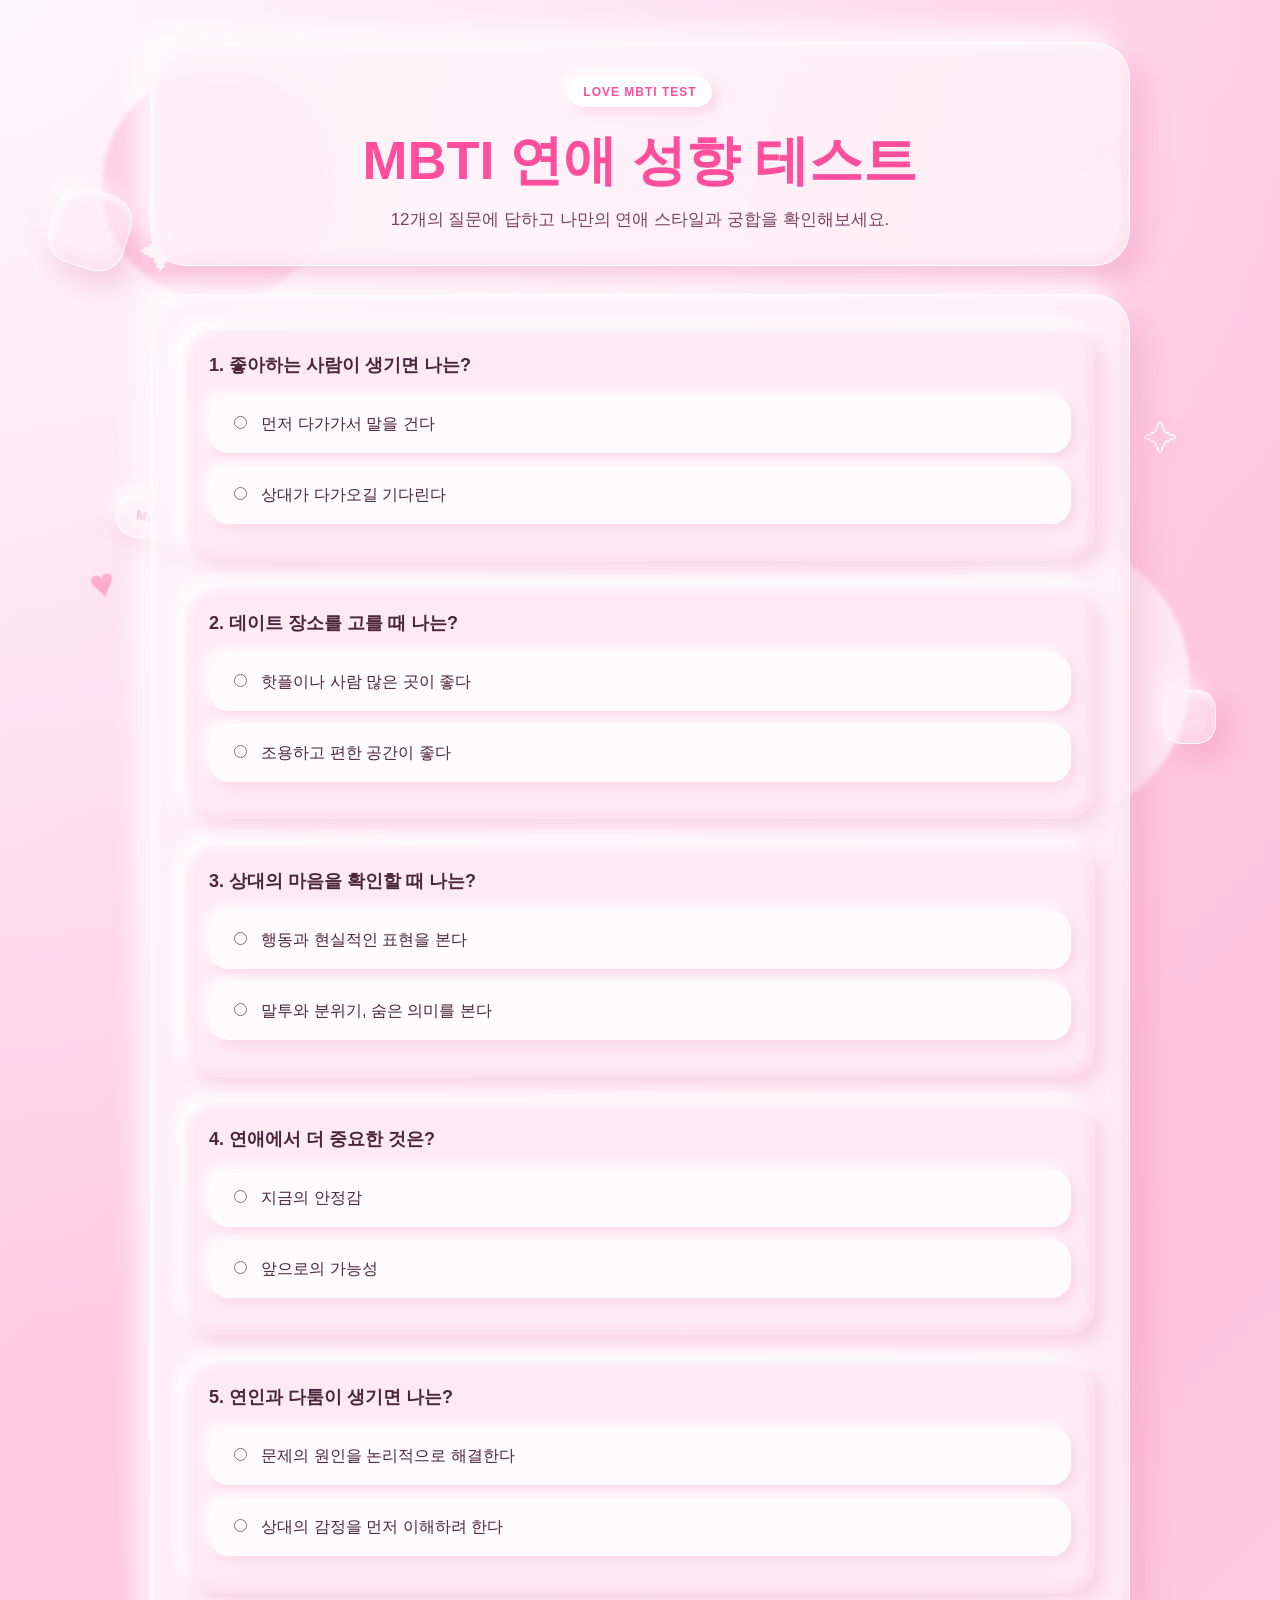
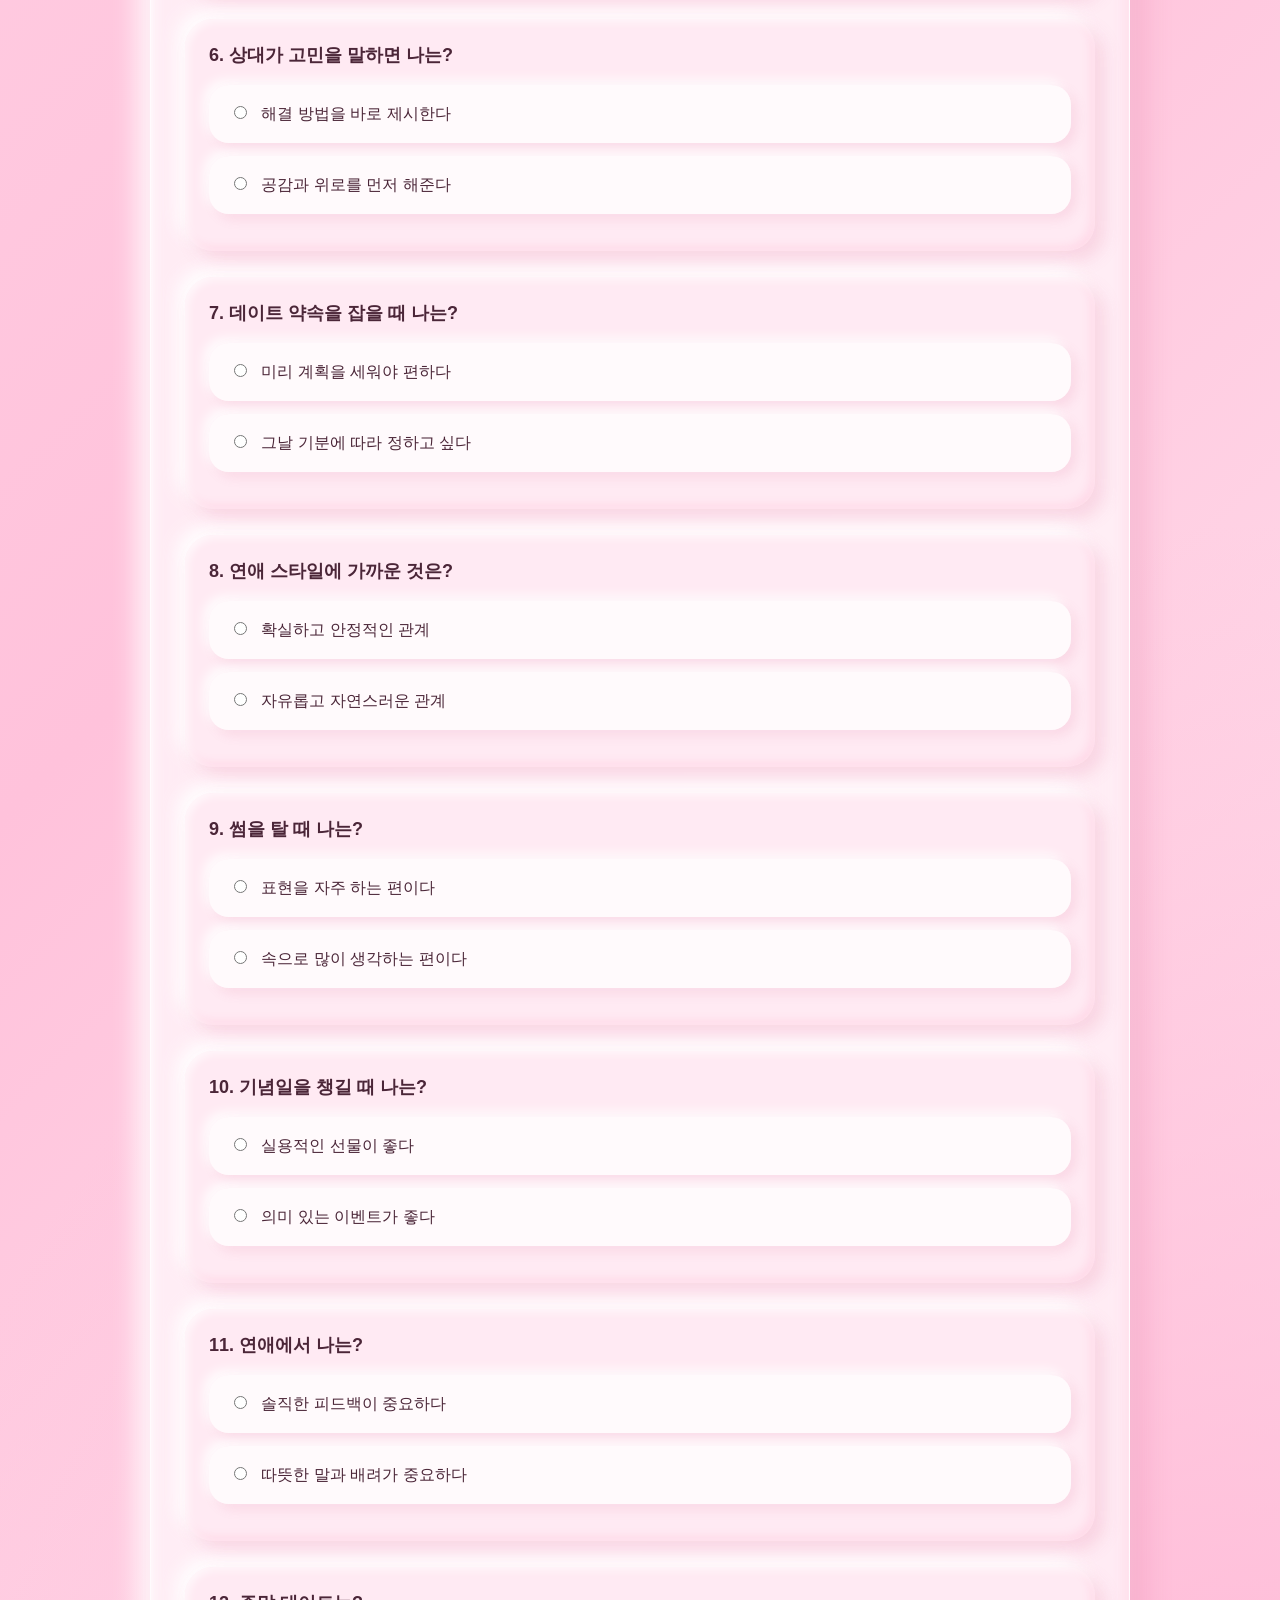
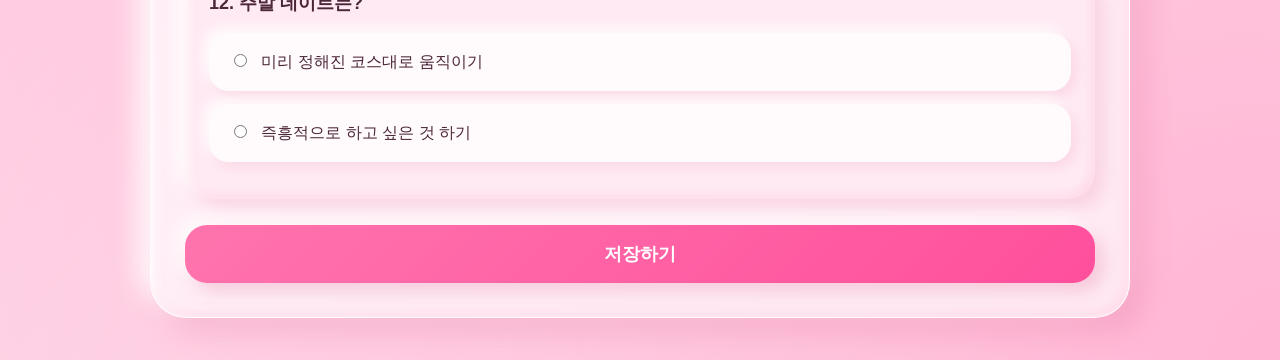
<file: mbti_love_clay_app/index.html>
<!DOCTYPE html>
<html lang="ko">
<head>
  <meta charset="UTF-8" />
  <meta name="viewport" content="width=device-width, initial-scale=1.0" />
  <title>MBTI 연애 성향 테스트</title>
  <link rel="stylesheet" href="style.css" />
</head>
<body>
  <div class="bg-deco" aria-hidden="true">
    <span class="deco deco-heart heart-1">♥</span>
    <span class="deco deco-heart heart-2">♥</span>
    <span class="deco deco-heart heart-3">♥</span>
    <span class="deco deco-star star-1">✦</span>
    <span class="deco deco-star star-2">✧</span>
    <span class="deco deco-star star-3">✦</span>
    <span class="deco deco-bubble bubble-1">LOVE</span>
    <span class="deco deco-bubble bubble-2">MBTI</span>
    <span class="deco deco-circle circle-1"></span>
    <span class="deco deco-circle circle-2"></span>
    <span class="deco deco-circle circle-3"></span>
  </div>

  <main class="app">
    <section class="hero clay-card">
      <span class="badge">LOVE MBTI TEST</span>
      <h1>MBTI 연애 성향 테스트</h1>
      <p>12개의 질문에 답하고 나만의 연애 스타일과 궁합을 확인해보세요.</p>
    </section>

    <form id="testForm" class="clay-card test-card">
      <div id="questionList"></div>
      <button type="submit" class="primary-btn">저장하기</button>
    </form>

    <section id="result" class="clay-card result hidden">
      <span class="badge">RESULT</span>
      <h2 id="resultTitle"></h2>
      <h3 id="mbtiType"></h3>

      <div class="score-card">
        <p>연애 만족도</p>
        <strong id="loveScore"></strong>
        <div class="score-bar">
          <div id="scoreFill"></div>
        </div>
      </div>

      <div class="result-grid three">
        <div class="mini-card">
          <h4>연애 키워드</h4>
          <p id="keywords"></p>
        </div>
        <div class="mini-card">
          <h4>잘 맞는 MBTI</h4>
          <p id="bestMatch"></p>
        </div>
        <div class="mini-card">
          <h4>어려운 MBTI</h4>
          <p id="hardMatch"></p>
        </div>
      </div>

      <div class="mini-card wide">
        <h4>연애 스타일</h4>
        <p id="styleText"></p>
      </div>

      <div class="result-grid">
        <div class="mini-card">
          <h4>장점</h4>
          <p id="strength"></p>
        </div>
        <div class="mini-card">
          <h4>단점</h4>
          <p id="weakness"></p>
        </div>
      </div>

      <button id="resetBtn" class="secondary-btn">다시 하기</button>
    </section>
  </main>

  <script src="script.js"></script>
</body>
</html>
</file>
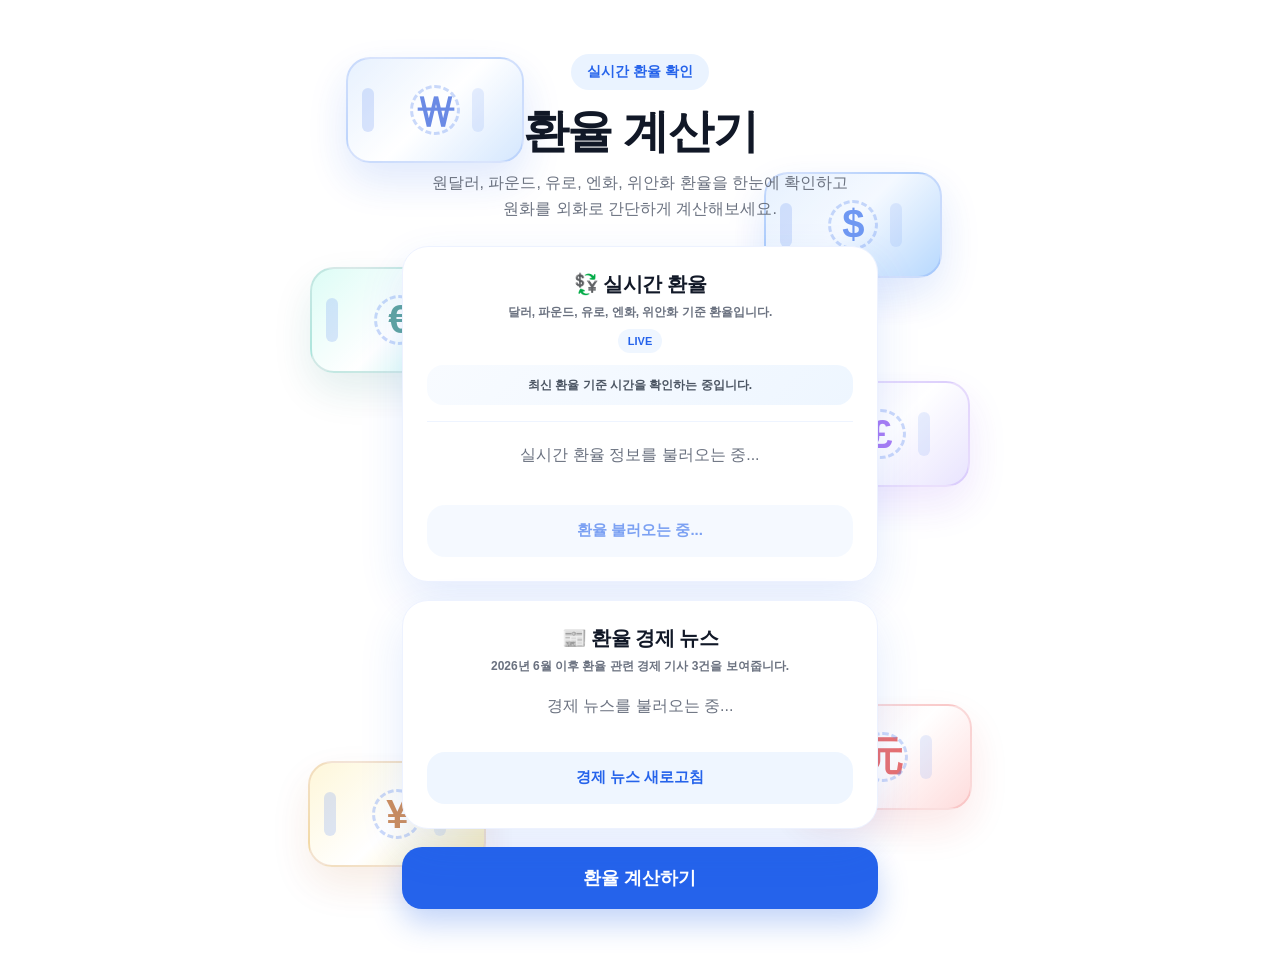
<file: money/index.html>
<!DOCTYPE html>
<html lang="ko">
<head>
  <meta charset="UTF-8" />
  <meta name="viewport" content="width=device-width, initial-scale=1.0" />

  <title>환율 계산기</title>

  <!-- 모바일 웹앱 설정 -->
 <meta name="theme-color" content="#7C3AED">
 <meta name="mobile-web-app-capable" content="yes">
 <meta name="apple-mobile-web-app-capable" content="yes">
 <meta name="apple-mobile-web-app-title" content="환율계산기">
 <meta name="apple-mobile-web-app-status-bar-style" content="default">

 <!-- 파비콘 / 앱 아이콘 -->
 <link rel="icon" href="logo.png">
 <link rel="apple-touch-icon" href="logo.png">

  <style>
    /* 전체 기본 설정 */
    * {
      box-sizing: border-box;
      margin: 0;
      padding: 0;
    }

    /* 화면 전체 스타일 */
    body {
      min-height: 100vh;
      min-height: 100dvh;
      font-family: 'Pretendard', 'Apple SD Gothic Neo', Arial, sans-serif;
      background: #ffffff;
      color: #111827;
      display: flex;
      justify-content: center;
      align-items: stretch;
      overflow-x: hidden;
      -webkit-text-size-adjust: 100%;
    }

    /* 전체 앱 감싸는 영역 */
    .app {
      width: 100%;
      max-width: none;
      min-height: 100vh;
      min-height: 100dvh;
      padding: 24px 16px 34px;
      display: flex;
      flex-direction: column;
      justify-content: flex-start;
      position: relative;
      animation: fadeSlide 0.8s ease forwards;
    }

    /* 배경 지폐 오브제 공통 스타일 */
    .money-object {
      position: absolute;
      width: 154px;
      height: 92px;
      border-radius: 24px;
      z-index: 0;
      opacity: 0.62;
      display: flex;
      justify-content: center;
      align-items: center;
      font-size: 34px;
      font-weight: 900;
      letter-spacing: -0.5px;
      color: #1d4ed8;
      background: linear-gradient(135deg, #dbeafe 0%, #ffffff 52%, #bfdbfe 100%);
      border: 2px solid rgba(37, 99, 235, 0.26);
      box-shadow: 0 18px 42px rgba(37, 99, 235, 0.22);
      animation: floatMove 4s ease-in-out infinite;
      user-select: none;
      pointer-events: none;
      --object-rotate: 0deg;
    }

    /* 지폐 안쪽 원형 장식 */
    .money-object::before {
      content: '';
      position: absolute;
      width: 44px;
      height: 44px;
      border-radius: 50%;
      border: 3px dashed rgba(37, 99, 235, 0.38);
      opacity: 0.95;
    }

    /* 지폐 왼쪽 작은 장식 */
    .money-object::after {
      content: '';
      position: absolute;
      left: 14px;
      width: 12px;
      height: 44px;
      border-radius: 999px;
      background: rgba(37, 99, 235, 0.24);
      box-shadow: 110px 0 0 rgba(37, 99, 235, 0.16);
    }

    .object-1 {
      top: 6%;
      left: -34px;
      --object-rotate: -14deg;
      background: linear-gradient(135deg, #dbeafe 0%, #ffffff 50%, #bfdbfe 100%);
    }

    .object-2 {
      top: 18%;
      right: -42px;
      color: #2563eb;
      animation-delay: 0.5s;
      --object-rotate: 12deg;
      background: linear-gradient(135deg, #dbeafe 0%, #eff6ff 48%, #93c5fd 100%);
    }

    .object-3 {
      /* 유로 지폐 오브제를 하단에서 상단 배경 근처로 이동 */
      top: 30%;
      left: -48px;
      color: #0f766e;
      animation-delay: 1s;
      --object-rotate: 10deg;
      background: linear-gradient(135deg, #ccfbf1 0%, #ffffff 52%, #99f6e4 100%);
      border-color: rgba(15, 118, 110, 0.24);
      box-shadow: 0 18px 42px rgba(15, 118, 110, 0.18);
    }

    .object-4 {
      /* 파운드 지폐 오브제를 하단에서 상단 배경 근처로 이동 */
      top: 38%;
      right: -46px;
      color: #7c3aed;
      animation-delay: 1.5s;
      --object-rotate: -10deg;
      background: linear-gradient(135deg, #ede9fe 0%, #ffffff 52%, #ddd6fe 100%);
      border-color: rgba(124, 58, 237, 0.24);
      box-shadow: 0 18px 42px rgba(124, 58, 237, 0.18);
    }

    .object-5 {
      /* 엔화 지폐 오브제는 하단 왼쪽 배경에 배치 */
      bottom: 7%;
      left: -42px;
      color: #b45309;
      animation-delay: 2s;
      --object-rotate: 11deg;
      background: linear-gradient(135deg, #fef3c7 0%, #ffffff 52%, #fde68a 100%);
      border-color: rgba(180, 83, 9, 0.24);
      box-shadow: 0 18px 42px rgba(180, 83, 9, 0.16);
    }

    .object-6 {
      /* 위안화 지폐 오브제는 하단 오른쪽 배경에 배치 */
      bottom: 12%;
      right: -44px;
      color: #dc2626;
      animation-delay: 2.5s;
      --object-rotate: -12deg;
      background: linear-gradient(135deg, #fee2e2 0%, #ffffff 52%, #fecaca 100%);
      border-color: rgba(220, 38, 38, 0.22);
      box-shadow: 0 18px 42px rgba(220, 38, 38, 0.16);
    }

    /* 실제 콘텐츠 영역 */
    .content {
      position: relative;
      z-index: 2;
    }

    /* 상단 제목 영역 */
    .header {
      text-align: center;
      margin-bottom: 24px;
      padding-top: 10px;
    }

    .badge {
      display: inline-block;
      padding: 9px 16px;
      border-radius: 999px;
      background: #eaf3ff;
      color: #2563eb;
      font-size: 14px;
      font-weight: 800;
      margin-bottom: 16px;
    }

    h1 {
      font-size: clamp(36px, 10.5vw, 46px);
      line-height: 1.12;
      font-weight: 900;
      letter-spacing: -1.4px;
      margin-bottom: 12px;
    }

    .description {
      font-size: clamp(16px, 4.2vw, 18px);
      color: #6b7280;
      line-height: 1.65;
      word-break: keep-all;
    }

    /* 카드 디자인 */
    .card {
      width: 100%;
      background: #ffffff;
      border-radius: 26px;
      padding: 22px 18px;
      box-shadow: 0 18px 45px rgba(37, 99, 235, 0.12);
      border: 1px solid #edf2ff;
      margin-bottom: 18px;
      animation: scaleIn 0.7s ease forwards;
    }

    /* 실시간 환율 카드 제목 영역 */
    .rate-header {
      text-align: center;
      margin-bottom: 20px;
      padding-bottom: 16px;
      border-bottom: 1px solid #eef4ff;
    }

    .rate-header-top {
      display: flex;
      flex-direction: column;
      justify-content: center;
      align-items: center;
      gap: 8px;
      margin-bottom: 10px;
    }

    .rate-title-group h2 {
      font-size: 20px;
      font-weight: 900;
      letter-spacing: -0.5px;
      color: #111827;
      margin-bottom: 6px;
    }

    .rate-title-group p {
      font-size: 12px;
      font-weight: 700;
      color: #6b7280;
      line-height: 1.45;
    }

    .live-badge {
      flex-shrink: 0;
      padding: 6px 10px;
      border-radius: 999px;
      background: #eff6ff;
      color: #2563eb;
      font-size: 11px;
      font-weight: 900;
    }

    .rate-time-box {
      margin-top: 12px;
      padding: 11px 12px;
      border-radius: 16px;
      background: linear-gradient(135deg, #f8fbff, #eef6ff);
      color: #4b5563;
      font-size: 12px;
      font-weight: 700;
      line-height: 1.5;
      white-space: pre-line;
      text-align: center;
    }

    /* 환율 목록 */
    .rate-list {
      display: flex;
      flex-direction: column;
      gap: 14px;
    }

    .rate-item {
      display: flex;
      justify-content: space-between;
      align-items: center;
      gap: 14px;
      padding: 18px 16px;
      min-height: 76px;
      border-radius: 20px;
      background: #f8fbff;
      border: 1px solid #edf4ff;
    }

    .rate-info {
      display: flex;
      align-items: center;
      gap: 12px;
    }

    .currency-icon {
      width: 42px;
      height: 42px;
      border-radius: 15px;
      background: #eaf3ff;
      color: #2563eb;
      display: flex;
      justify-content: center;
      align-items: center;
      font-size: 22px;
      font-weight: 900;
      flex-shrink: 0;
    }

    .rate-name {
      display: block;
      font-size: 16px;
      font-weight: 900;
      color: #374151;
      margin-bottom: 4px;
    }

    .rate-sub {
      display: block;
      font-size: 13px;
      font-weight: 700;
      color: #9ca3af;
    }

    .rate-value {
      font-size: clamp(18px, 5vw, 22px);
      font-weight: 900;
      color: #2563eb;
      white-space: nowrap;
    }

    .update-time {
      margin-top: 18px;
      font-size: 12px;
      color: #9ca3af;
      text-align: center;
      line-height: 1.5;
    }

    /* 경제 뉴스 영역 */
    .news-header {
      text-align: center;
      margin-bottom: 18px;
    }

    .news-header h2 {
      font-size: 20px;
      font-weight: 900;
      letter-spacing: -0.5px;
      color: #111827;
      margin-bottom: 6px;
    }

    .news-header p {
      font-size: 12px;
      font-weight: 700;
      color: #6b7280;
      line-height: 1.45;
    }

    .news-list {
      display: flex;
      flex-direction: column;
      gap: 12px;
    }

    .news-item {
      display: block;
      padding: 16px;
      border-radius: 20px;
      background: #f8fbff;
      border: 1px solid #edf4ff;
      color: inherit;
      text-decoration: none;
      transition: transform 0.2s ease, box-shadow 0.2s ease;
    }

    .news-item:hover {
      transform: translateY(-2px);
      box-shadow: 0 12px 28px rgba(37, 99, 235, 0.12);
    }

    .news-title {
      display: block;
      font-size: 14px;
      font-weight: 900;
      color: #1f2937;
      line-height: 1.45;
      margin-bottom: 8px;
    }

    .news-time {
      display: block;
      font-size: 12px;
      font-weight: 700;
      color: #9ca3af;
    }

    .news-update-time {
      margin-top: 14px;
      font-size: 12px;
      font-weight: 700;
      color: #9ca3af;
      text-align: center;
    }

    /* 버튼 스타일 */
    .main-button {
      width: 100%;
      min-height: 60px;
      border: none;
      border-radius: 20px;
      padding: 19px 20px;
      background: #2563eb;
      color: white;
      font-size: 18px;
      font-weight: 900;
      cursor: pointer;
      box-shadow: 0 14px 30px rgba(37, 99, 235, 0.28);
      transition: transform 0.2s ease, box-shadow 0.2s ease;
      touch-action: manipulation;
    }

    .refresh-button {
      width: 100%;
      min-height: 52px;
      margin-top: 18px;
      border: none;
      border-radius: 18px;
      padding: 15px 16px;
      background: #eff6ff;
      color: #2563eb;
      font-size: 15px;
      font-weight: 900;
      cursor: pointer;
      transition: transform 0.2s ease, background 0.2s ease;
      touch-action: manipulation;
    }

    .refresh-button:hover {
      background: #dbeafe;
      transform: translateY(-1px);
    }

    .refresh-button:disabled {
      opacity: 0.6;
      cursor: not-allowed;
      transform: none;
    }

    .main-button:hover {
      transform: translateY(-2px) scale(1.01);
      box-shadow: 0 18px 36px rgba(37, 99, 235, 0.35);
    }

    .main-button:active {
      transform: scale(0.97);
    }

    /* 계산 화면 */
    .calculator-section {
      display: none;
      animation: fadeSlide 0.5s ease forwards;
    }

    .calculator-section.active {
      display: block;
    }

    .input-label {
      display: block;
      font-size: 15px;
      font-weight: 800;
      margin-bottom: 10px;
      color: #374151;
    }

    .amount-input {
      width: 100%;
      min-height: 64px;
      border: 2px solid #e5edff;
      border-radius: 20px;
      padding: 18px;
      font-size: 24px;
      font-weight: 800;
      outline: none;
      margin-bottom: 18px;
      transition: border-color 0.2s ease, box-shadow 0.2s ease;
    }

    .amount-input:focus {
      border-color: #2563eb;
      box-shadow: 0 0 0 4px rgba(37, 99, 235, 0.1);
    }

    .result-box {
      display: flex;
      flex-direction: column;
      gap: 12px;
      margin-top: 18px;
    }

    .result-item {
      min-height: 68px;
      padding: 18px 16px;
      border-radius: 20px;
      background: #f8fbff;
      display: flex;
      justify-content: space-between;
      align-items: center;
      gap: 12px;
    }

    .result-title {
      font-size: 16px;
      font-weight: 800;
      color: #374151;
    }

    .result-value {
      font-size: 20px;
      font-weight: 900;
      color: #2563eb;
      white-space: nowrap;
    }

    .back-button {
      margin-top: 14px;
      width: 100%;
      min-height: 52px;
      border: none;
      background: transparent;
      color: #6b7280;
      font-size: 16px;
      font-weight: 800;
      cursor: pointer;
      padding: 14px;
      touch-action: manipulation;
    }

    .error-message {
      text-align: center;
      color: #ef4444;
      font-weight: 800;
      line-height: 1.6;
    }

    /* 등장 애니메이션 */
    @keyframes fadeSlide {
      from {
        opacity: 0;
        transform: translateY(24px);
      }
      to {
        opacity: 1;
        transform: translateY(0);
      }
    }

    /* 카드 확대 애니메이션 */
    @keyframes scaleIn {
      from {
        opacity: 0;
        transform: scale(0.96);
      }
      to {
        opacity: 1;
        transform: scale(1);
      }
    }

    /* 배경 오브제 둥실 애니메이션 */
    @keyframes floatMove {
      0%, 100% {
        transform: translateY(0) rotate(var(--object-rotate));
      }
      50% {
        transform: translateY(-18px) rotate(calc(var(--object-rotate) + 5deg)) scale(1.04);
      }
    }


    /* 모바일 반응형 - 모바일에서만 전체 UI를 크게 표시 */
    @media (max-width: 767px) {
      .app {
        padding: 34px 20px 48px;
      }

      .header {
        margin-bottom: 30px;
        padding-top: 18px;
      }

      .badge {
        padding: 11px 18px;
        font-size: 16px;
        margin-bottom: 18px;
      }

      h1 {
        font-size: clamp(44px, 13vw, 58px);
        line-height: 1.08;
        letter-spacing: -1.8px;
      }

      .description {
        font-size: clamp(18px, 4.9vw, 21px);
        line-height: 1.7;
      }

      .card {
        padding: 28px 22px;
        border-radius: 32px;
        margin-bottom: 22px;
      }

      .rate-title-group h2,
      .news-header h2 {
        font-size: 24px;
      }

      .rate-title-group p,
      .news-header p,
      .rate-time-box,
      .news-update-time,
      .update-time {
        font-size: 14px;
      }

      .live-badge {
        padding: 7px 12px;
        font-size: 12px;
      }

      .rate-list,
      .news-list,
      .result-box {
        gap: 16px;
      }

      .rate-item,
      .result-item {
        min-height: 88px;
        padding: 22px 18px;
        border-radius: 24px;
      }

      .currency-icon {
        width: 50px;
        height: 50px;
        border-radius: 17px;
        font-size: 26px;
      }

      .rate-name,
      .result-title {
        font-size: 18px;
      }

      .rate-sub {
        font-size: 15px;
      }

      .rate-value,
      .result-value {
        font-size: clamp(21px, 5.8vw, 26px);
      }

      .news-item {
        padding: 20px;
        border-radius: 24px;
      }

      .news-title {
        font-size: 17px;
      }

      .news-time {
        font-size: 14px;
      }

      .main-button {
        min-height: 68px;
        border-radius: 24px;
        font-size: 21px;
      }

      .refresh-button,
      .back-button {
        min-height: 60px;
        border-radius: 22px;
        font-size: 17px;
      }

      .input-label {
        font-size: 17px;
      }

      .amount-input {
        min-height: 74px;
        border-radius: 24px;
        font-size: 28px;
      }

      .money-object{
        width: 190px;
        height: 114px;
        font-size: 46px;
        border-radius: 28px;
        opacity: 0.72;
      }

      .money-object::before{
        width: 54px;
        height: 54px;
      }

      .money-object::after{
        height: 52px;
      }

      .object-1{top:4%; left:-52px;}
      .object-2{top:15%; right:-56px;}
      .object-3{top:28%; left:-60px;}
      .object-4{top:38%; right:-60px;}
      .object-5{bottom:5%; left:-58px;}
      .object-6{bottom:10%; right:-58px;}
    }

    /* 작은 모바일 화면 최적화 */
    @media (max-width: 380px) {
      .app {
        padding-left: 14px;
        padding-right: 14px;
      }

      .card {
        padding: 20px 15px;
      }

      .rate-item,
      .result-item {
        padding-left: 14px;
        padding-right: 14px;
      }

      .currency-icon {
        width: 40px;
        height: 40px;
        font-size: 20px;
      }

      .object-3 {
        top: 32%;
        left: -62px;
      }

      .object-4 {
        top: 42%;
        right: -62px;
      }

      .object-5 {
        bottom: 5%;
        left: -66px;
      }

      .object-6 {
        bottom: 11%;
        right: -66px;
      }
    }

    /* 태블릿 이상 화면 */
    @media (min-width: 768px) {
      body {
        align-items: center;
      }

      .app {
        max-width: 520px;
        padding: 44px 22px;
        justify-content: center;
      }

      h1 {
        font-size: 46px;
      }

      .description {
        font-size: 16px;
      }

      .card {
        padding: 24px;
      }

      .money-object {
        width: 178px;
        height: 106px;
        font-size: 40px;
        opacity: 0.66;
      }

      .object-3 {
        top: 28%;
        left: -70px;
      }

      .object-4 {
        top: 40%;
        right: -70px;
      }

      .object-5 {
        bottom: 9%;
        left: -72px;
      }

      .object-6 {
        bottom: 15%;
        right: -72px;
      }
    }
  </style>
</head>

<body>
  <main class="app">
    <!-- 귀여운 지폐형 돈 관련 배경 오브제 -->
    <div class="money-object object-1">₩</div>
    <div class="money-object object-2">$</div>
    <div class="money-object object-3">€</div>
    <div class="money-object object-4">£</div>
    <div class="money-object object-5">¥</div>
    <div class="money-object object-6">元</div>

    <section class="content">
      <!-- 메인 화면 -->
      <div id="mainPage">
        <div class="header">
          <div class="badge">실시간 환율 확인</div>
          <h1>환율 계산기</h1>
          <p class="description">
            원달러, 파운드, 유로, 엔화, 위안화 환율을 한눈에 확인하고<br />
            원화를 외화로 간단하게 계산해보세요.
          </p>
        </div>

        <div class="card">
          <!-- 실시간 환율 제목과 기준 시간 안내 영역 -->
          <div class="rate-header">
            <div class="rate-header-top">
              <div class="rate-title-group">
                <h2>💱 실시간 환율</h2>
                <p>달러, 파운드, 유로, 엔화, 위안화 기준 환율입니다.</p>
              </div>
              <span class="live-badge">LIVE</span>
            </div>

            <div id="rateTimeBox" class="rate-time-box">
              최신 환율 기준 시간을 확인하는 중입니다.
            </div>
          </div>

          <div id="rateList" class="rate-list">
            <p class="description" style="text-align:center;">환율 정보를 불러오는 중...</p>
          </div>

          <p id="updateTime" class="update-time"></p>

          <button type="button" class="refresh-button" onclick="refreshExchangeRates()">
            실시간 환율 새로고침
          </button>
        </div>

        <div class="card">
          <!-- 환율 관련 경제 뉴스 영역 -->
          <div class="news-header">
            <h2>📰 환율 경제 뉴스</h2>
            <p>2026년 6월 이후 환율 관련 경제 기사 3건을 보여줍니다.</p>
          </div>

          <div id="newsList" class="news-list">
            <p class="description" style="text-align:center;">경제 뉴스를 불러오는 중...</p>
          </div>

          <p id="newsUpdateTime" class="news-update-time"></p>

          <button type="button" class="refresh-button" onclick="refreshExchangeNews()">
            경제 뉴스 새로고침
          </button>
        </div>

        <button type="button" class="main-button" onclick="showCalculator()">
          환율 계산하기
        </button>
      </div>

      <!-- 계산 화면 -->
      <div id="calculatorPage" class="calculator-section">
        <div class="header">
          <div class="badge">원화 → 외화</div>
          <h1>금액 계산</h1>
          <p class="description">
            원화 금액을 입력하면 달러, 파운드, 유로, 엔화, 위안화로 환산됩니다.
          </p>
        </div>

        <div class="card">
          <label class="input-label" for="wonInput">원화 금액 입력</label>

          <input
            id="wonInput"
            class="amount-input"
            type="number"
            placeholder="예: 10000"
            oninput="calculateMoney()"
          />

          <div class="result-box">
            <div class="result-item">
              <span class="result-title">달러 USD</span>
              <span id="usdResult" class="result-value">$0.00</span>
            </div>

            <div class="result-item">
              <span class="result-title">파운드 GBP</span>
              <span id="gbpResult" class="result-value">£0.00</span>
            </div>

            <div class="result-item">
              <span class="result-title">유로 EUR</span>
              <span id="eurResult" class="result-value">€0.00</span>
            </div>

            <div class="result-item">
              <span class="result-title">엔화 JPY</span>
              <span id="jpyResult" class="result-value">¥0</span>
            </div>

            <div class="result-item">
              <span class="result-title">위안화 CNY</span>
              <span id="cnyResult" class="result-value">¥0.00</span>
            </div>
          </div>
        </div>

        <button type="button" id="recalculateButton" class="main-button">
          다시 계산하기
        </button>

        <button type="button" class="back-button" onclick="showMainPage()">
          처음 화면으로 돌아가기
        </button>
      </div>
    </section>
  </main>

  <script>
    // 환율 데이터를 저장할 전역 변수
    let exchangeRates = {
      usd: 0,
      gbp: 0,
      eur: 0,
      jpy: 0,
      cny: 0
    };

    // 경제 뉴스가 자동으로 바뀌도록 사용할 타이머 변수
    let newsTimer = null;

    // 페이지가 열리면 바로 환율 정보를 가져오고 버튼 이벤트를 연결하는 함수 실행
    window.onload = function () {
      loadExchangeRates();
      loadExchangeNews();
      connectButtonEvents();

      // 3분마다 최신 경제 뉴스를 다시 불러와서 기사 목록이 자동으로 변경되게 합니다.
      newsTimer = setInterval(function () {
        loadExchangeNews();
      }, 180000);
    };

    // 버튼 클릭 이벤트를 연결하는 함수
    function connectButtonEvents() {
      const recalculateButton = document.getElementById('recalculateButton');

      // 다시 계산하기 버튼이 확실하게 작동하도록 addEventListener로 연결
      recalculateButton.addEventListener('click', function () {
        refreshCalculation();
      });
    }

    // Apps Script에서 최신 환율 데이터를 가져오는 함수
    function loadExchangeRates() {
      const refreshButton = document.querySelector('.refresh-button');

      // 환율을 가져오는 동안 안내 문구 표시
      document.getElementById('rateList').innerHTML =
        '<p class="description" style="text-align:center;">실시간 환율 정보를 불러오는 중...</p>';
      document.getElementById('updateTime').innerText = '';
      document.getElementById('rateTimeBox').innerText = '최신 환율 기준 시간을 확인하는 중입니다.';

      // 새로고침 버튼이 있으면 잠시 비활성화
      if (refreshButton) {
        refreshButton.disabled = true;
        refreshButton.innerText = '환율 불러오는 중...';
      }

      google.script.run
        .withSuccessHandler(function (data) {
          // 새로고침 버튼을 다시 활성화
          if (refreshButton) {
            refreshButton.disabled = false;
            refreshButton.innerText = '실시간 환율 새로고침';
          }

          // 오류가 있는 경우 안내 메시지 표시
          if (data.error) {
            document.getElementById('rateList').innerHTML =
              '<p class="error-message">' + data.message + '</p>';
            return;
          }

          // 가져온 환율 데이터를 전역 변수에 저장
          exchangeRates.usd = data.usd;
          exchangeRates.gbp = data.gbp;
          exchangeRates.eur = data.eur;
          exchangeRates.jpy = data.jpy;
          exchangeRates.cny = data.cny;

          // 화면에 환율 표시
          showExchangeRates(data);

          // 계산 화면에 입력값이 있으면 최신 환율로 다시 계산
          calculateMoney(false);
        })
        .withFailureHandler(function () {
          // 새로고침 버튼을 다시 활성화
          if (refreshButton) {
            refreshButton.disabled = false;
            refreshButton.innerText = '실시간 환율 새로고침';
          }

          // 서버 통신 실패 시 안내 메시지 표시
          document.getElementById('rateList').innerHTML =
            '<p class="error-message">서버와 연결하지 못했습니다.</p>';
        })
        .getExchangeRates();
    }

    // 사용자가 직접 최신 환율을 다시 가져오는 함수
    function refreshExchangeRates() {
      loadExchangeRates();
    }

    // 환율 정보를 화면에 보여주는 함수
    function showExchangeRates(data) {
      const rateList = document.getElementById('rateList');

      rateList.innerHTML = `
        <div class="rate-item">
          <div class="rate-info">
            <span class="currency-icon">$</span>
            <div>
              <span class="rate-name">미국 달러</span>
              <span class="rate-sub">1 USD 기준</span>
            </div>
          </div>
          <span class="rate-value">${formatWon(data.usd)}원</span>
        </div>

        <div class="rate-item">
          <div class="rate-info">
            <span class="currency-icon">£</span>
            <div>
              <span class="rate-name">영국 파운드</span>
              <span class="rate-sub">1 GBP 기준</span>
            </div>
          </div>
          <span class="rate-value">${formatWon(data.gbp)}원</span>
        </div>

        <div class="rate-item">
          <div class="rate-info">
            <span class="currency-icon">€</span>
            <div>
              <span class="rate-name">유로</span>
              <span class="rate-sub">1 EUR 기준</span>
            </div>
          </div>
          <span class="rate-value">${formatWon(data.eur)}원</span>
        </div>

        <div class="rate-item">
          <div class="rate-info">
            <span class="currency-icon">¥</span>
            <div>
              <span class="rate-name">일본 엔화</span>
              <span class="rate-sub">100 JPY 기준</span>
            </div>
          </div>
          <span class="rate-value">${formatWon(data.jpy * 100)}원</span>
        </div>

        <div class="rate-item">
          <div class="rate-info">
            <span class="currency-icon">元</span>
            <div>
              <span class="rate-name">중국 위안화</span>
              <span class="rate-sub">1 CNY 기준</span>
            </div>
          </div>
          <span class="rate-value">${formatWon(data.cny)}원</span>
        </div>
      `;

      document.getElementById('rateTimeBox').innerText =
        '최근 업데이트: ' + data.updateTime + '\n다음 업데이트: ' + data.nextUpdateTime;

      document.getElementById('updateTime').innerText =
        '표시된 금액은 원화(KRW) 기준 환산값입니다.';
    }

    // 원화 금액을 외화로 계산하는 함수
    function calculateMoney(showAlert = true) {
      const wonInput = document.getElementById('wonInput');
      const wonAmount = Number(wonInput.value);

      // 환율 정보가 아직 준비되지 않았다면 계산하지 않음
      if (!exchangeRates.usd || !exchangeRates.gbp || !exchangeRates.eur || !exchangeRates.jpy || !exchangeRates.cny) {
        if (showAlert) {
          alert('환율 정보를 불러오는 중입니다. 잠시 후 다시 시도해주세요.');
        }
        return;
      }

      // 입력값이 없거나 0 이하이면 결과를 초기화
      if (!wonAmount || wonAmount <= 0) {
        document.getElementById('usdResult').innerText = '$0.00';
        document.getElementById('gbpResult').innerText = '£0.00';
        document.getElementById('eurResult').innerText = '€0.00';
        document.getElementById('jpyResult').innerText = '¥0';
        document.getElementById('cnyResult').innerText = '¥0.00';
        return;
      }

      // 원화를 달러, 파운드, 유로, 엔화, 위안화로 환산
      const usdAmount = wonAmount / exchangeRates.usd;
      const gbpAmount = wonAmount / exchangeRates.gbp;
      const eurAmount = wonAmount / exchangeRates.eur;
      const jpyAmount = wonAmount / exchangeRates.jpy;
      const cnyAmount = wonAmount / exchangeRates.cny;

      // 계산 결과 표시
      document.getElementById('usdResult').innerText = '$' + usdAmount.toFixed(2);
      document.getElementById('gbpResult').innerText = '£' + gbpAmount.toFixed(2);
      document.getElementById('eurResult').innerText = '€' + eurAmount.toFixed(2);
      document.getElementById('jpyResult').innerText = '¥' + Math.round(jpyAmount).toLocaleString('ko-KR');
      document.getElementById('cnyResult').innerText = '¥' + cnyAmount.toFixed(2);
    }

    // Apps Script에서 최신 환율 경제 뉴스를 가져오는 함수
    function loadExchangeNews() {
      const newsList = document.getElementById('newsList');
      const newsUpdateTime = document.getElementById('newsUpdateTime');

      // 뉴스 로딩 중 안내 문구 표시
      newsList.innerHTML = '<p class="description" style="text-align:center;">경제 뉴스를 불러오는 중...</p>';
      newsUpdateTime.innerText = '';

      google.script.run
        .withSuccessHandler(function (data) {
          // 오류가 있는 경우 안내 메시지 표시
          if (data.error) {
            newsList.innerHTML = '<p class="error-message">' + data.message + '</p>';
            return;
          }

          // 뉴스가 없으면 안내 메시지 표시
          if (!data.news || data.news.length === 0) {
            newsList.innerHTML = '<p class="description" style="text-align:center;">표시할 뉴스가 없습니다.</p>';
            return;
          }

          // 뉴스 3건을 카드 형태로 표시
          newsList.innerHTML = data.news.map(function (news) {
            return `
              <a class="news-item" href="${news.link}" target="_blank" rel="noopener noreferrer">
                <span class="news-title">${escapeHtml(news.title)}</span>
                <span class="news-time">${news.pubDate ? news.pubDate + ' 기준' : '최신 기사'}</span>
              </a>
            `;
          }).join('');

          newsUpdateTime.innerText = '뉴스 새로고침: ' + data.updateTime;
        })
        .withFailureHandler(function () {
          // 서버 통신 실패 시 안내 메시지 표시
          newsList.innerHTML = '<p class="error-message">뉴스 서버와 연결하지 못했습니다.</p>';
        })
        .getExchangeNews();
    }

    // 사용자가 직접 경제 뉴스를 새로고침하는 함수
    function refreshExchangeNews() {
      loadExchangeNews();
    }

    // 뉴스 제목에 특수 문자가 들어가도 안전하게 표시하는 함수
    function escapeHtml(text) {
      const div = document.createElement('div');
      div.innerText = text;
      return div.innerHTML;
    }

    // 다시 계산하기 버튼을 눌렀을 때 실행되는 함수
    function refreshCalculation() {
      const recalculateButton = document.getElementById('recalculateButton');

      // 버튼이 눌렸다는 느낌을 주기 위한 짧은 애니메이션
      recalculateButton.style.transform = 'scale(0.97)';

      setTimeout(function () {
        recalculateButton.style.transform = '';
      }, 120);

      // 최신 환율을 다시 받아온 뒤 현재 입력된 금액으로 다시 계산
      loadExchangeRates();
    }

    // 계산 화면으로 이동하는 함수
    function showCalculator() {
      document.getElementById('mainPage').style.display = 'none';
      document.getElementById('calculatorPage').classList.add('active');
    }

    // 메인 화면으로 돌아가는 함수
    function showMainPage() {
      document.getElementById('calculatorPage').classList.remove('active');
      document.getElementById('mainPage').style.display = 'block';
    }

    // 원화 숫자에 콤마를 붙여주는 함수
    function formatWon(number) {
      return Math.round(number).toLocaleString('ko-KR');
    }
  </script>
</body>
</html>
</file>
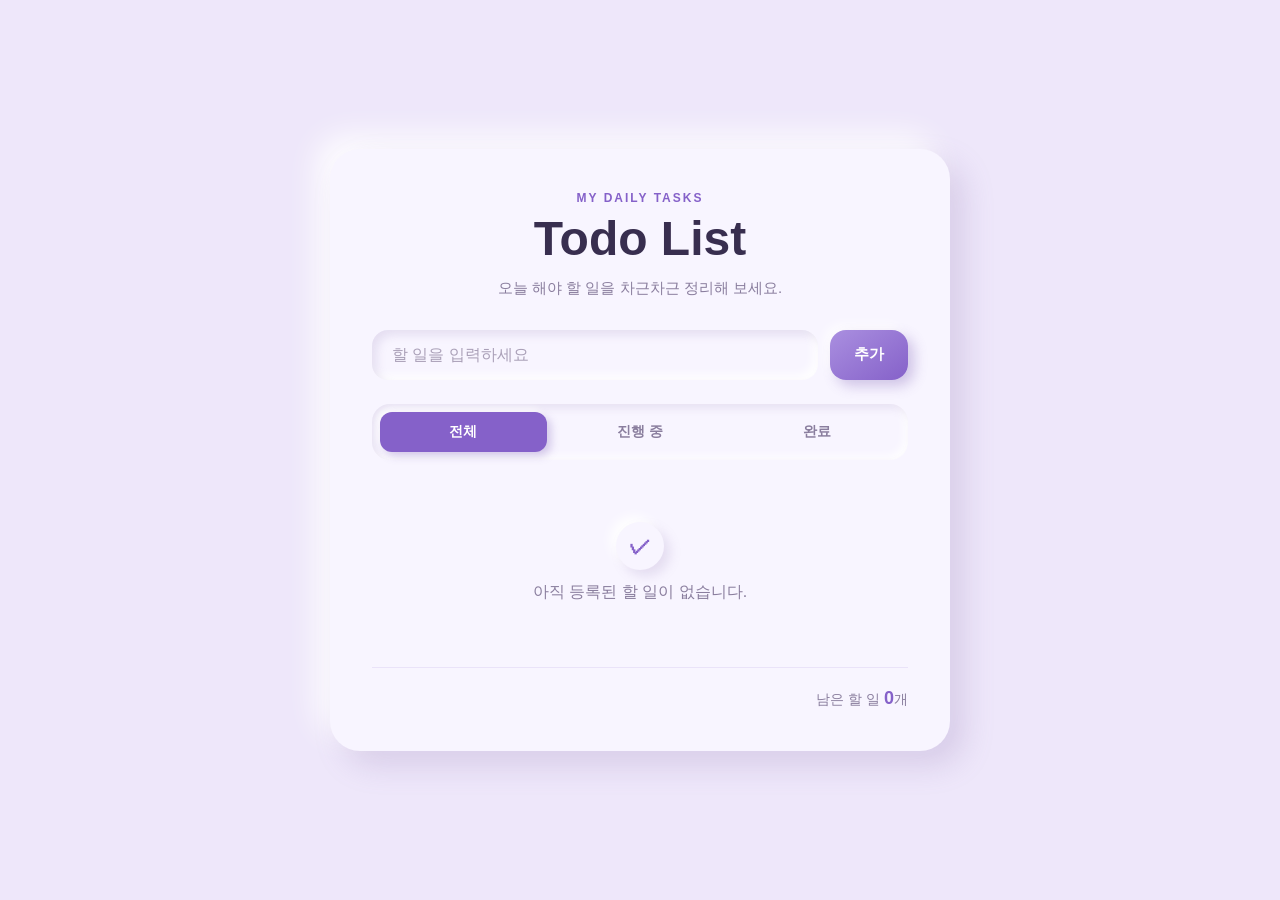
<file: neumorphism-todo/index.html>
<!DOCTYPE html>
<html lang="ko">
<head>
  <meta charset="UTF-8" />
  <meta name="viewport" content="width=device-width, initial-scale=1.0" />

  <title>보라빛 Todo List</title>

  <!-- CSS 파일 연결 -->
  <link rel="stylesheet" href="style.css" />
</head>
<body>
  <main class="todo-container">
    <section class="todo-card">
      <header class="todo-header">
        <p class="eyebrow">MY DAILY TASKS</p>
        <h1>Todo List</h1>
        <p class="description">오늘 해야 할 일을 차근차근 정리해 보세요.</p>
      </header>

      <!-- 할 일 입력 영역 -->
      <form id="todo-form" class="todo-form">
        <label for="todo-input" class="sr-only">새로운 할 일</label>

        <input
          id="todo-input"
          class="todo-input"
          type="text"
          placeholder="할 일을 입력하세요"
          autocomplete="off"
          maxlength="60"
        />

        <button class="add-button" type="submit">추가</button>
      </form>

      <!-- 필터 탭 -->
      <nav class="filter-tabs" aria-label="할 일 필터">
        <button class="filter-button active" type="button" data-filter="all">
          전체
        </button>
        <button class="filter-button" type="button" data-filter="active">
          진행 중
        </button>
        <button class="filter-button" type="button" data-filter="completed">
          완료
        </button>
      </nav>

      <!-- JavaScript가 할 일 목록을 이곳에 추가합니다. -->
      <ul id="todo-list" class="todo-list" aria-live="polite"></ul>

      <!-- 목록이 비어 있을 때 보여줄 문구 -->
      <div id="empty-message" class="empty-message">
        <span class="empty-icon">✓</span>
        <p>아직 등록된 할 일이 없습니다.</p>
      </div>

      <footer class="todo-footer">
        <p>
          남은 할 일
          <strong id="remaining-count">0</strong>개
        </p>
      </footer>
    </section>
  </main>

  <!-- JavaScript 파일 연결 -->
  <script src="script.js"></script>
</body>
</html>
</file>
<file: mbti_love_clay_app/style.css>
* {
  box-sizing: border-box;
}

body {
  margin: 0;
  min-height: 100vh;
  font-family: "Pretendard", "Apple SD Gothic Neo", sans-serif;
  color: #4b2638;
  background:
    radial-gradient(circle at top left, #fff7fb 0, transparent 35%),
    radial-gradient(circle at bottom right, #ffb5d4 0, transparent 38%),
    linear-gradient(135deg, #ffd7e8, #ffc2db, #ffe9f2);
}

body::before,
body::after {
  content: "";
  position: fixed;
  border-radius: 50%;
  z-index: -1;
  filter: blur(2px);
}

body::before {
  width: 230px;
  height: 230px;
  background: #ff8fbd;
  top: 70px;
  left: 8%;
  opacity: 0.35;
}

body::after {
  width: 280px;
  height: 280px;
  background: #fff2f8;
  right: 7%;
  bottom: 80px;
  opacity: 0.8;
}

.bg-deco {
  position: fixed;
  inset: 0;
  z-index: -1;
  pointer-events: none;
  overflow: hidden;
}

.deco {
  position: absolute;
  user-select: none;
}

.deco-heart,
.deco-star,
.deco-bubble,
.deco-circle {
  filter: drop-shadow(8px 10px 12px rgba(219, 93, 139, 0.16));
}

.deco-heart {
  color: rgba(255, 92, 156, 0.42);
  font-size: 54px;
  animation: floatSoft 5.5s ease-in-out infinite;
}

.heart-1 {
  top: 120px;
  right: 13%;
  transform: rotate(14deg);
}

.heart-2 {
  top: 560px;
  left: 7%;
  font-size: 42px;
  animation-delay: 1.2s;
  transform: rotate(-12deg);
}

.heart-3 {
  bottom: 130px;
  right: 22%;
  font-size: 34px;
  animation-delay: 2s;
}

.deco-star {
  color: rgba(255, 255, 255, 0.92);
  font-size: 42px;
  animation: twinkle 2.8s ease-in-out infinite;
}

.star-1 {
  top: 230px;
  left: 11%;
}

.star-2 {
  top: 420px;
  right: 8%;
  font-size: 34px;
  animation-delay: 0.8s;
}

.star-3 {
  bottom: 260px;
  left: 16%;
  font-size: 30px;
  animation-delay: 1.4s;
}

.deco-bubble {
  padding: 14px 20px;
  border-radius: 999px;
  background: rgba(255, 246, 250, 0.7);
  color: rgba(255, 79, 156, 0.64);
  font-size: 13px;
  font-weight: 900;
  letter-spacing: 1.5px;
  border: 1px solid rgba(255, 255, 255, 0.8);
  box-shadow:
    9px 9px 18px rgba(219, 93, 139, 0.14),
    -8px -8px 18px rgba(255, 255, 255, 0.76),
    inset 3px 3px 8px rgba(255, 255, 255, 0.78),
    inset -4px -4px 10px rgba(255, 124, 172, 0.14);
  animation: floatSoft 6.5s ease-in-out infinite;
}

.bubble-1 {
  top: 320px;
  right: 16%;
  transform: rotate(-8deg);
}

.bubble-2 {
  bottom: 360px;
  left: 9%;
  animation-delay: 1.8s;
  transform: rotate(8deg);
}

.deco-circle {
  width: 78px;
  height: 78px;
  border-radius: 26px;
  background: rgba(255, 247, 251, 0.56);
  border: 1px solid rgba(255, 255, 255, 0.8);
  box-shadow:
    12px 12px 24px rgba(219, 93, 139, 0.14),
    -10px -10px 22px rgba(255, 255, 255, 0.72),
    inset 4px 4px 10px rgba(255, 255, 255, 0.75),
    inset -5px -5px 12px rgba(255, 124, 172, 0.14);
  animation: floatSoft 7s ease-in-out infinite;
}

.circle-1 {
  top: 190px;
  left: 4%;
  transform: rotate(18deg);
}

.circle-2 {
  top: 690px;
  right: 5%;
  width: 54px;
  height: 54px;
  border-radius: 19px;
  animation-delay: 1.1s;
}

.circle-3 {
  bottom: 80px;
  left: 23%;
  width: 64px;
  height: 64px;
  border-radius: 22px;
  animation-delay: 2.2s;
}

@keyframes floatSoft {
  0%, 100% {
    translate: 0 0;
  }
  50% {
    translate: 0 -16px;
  }
}

@keyframes twinkle {
  0%, 100% {
    opacity: 0.45;
    scale: 0.92;
  }
  50% {
    opacity: 1;
    scale: 1.08;
  }
}

.app {
  width: min(92%, 980px);
  margin: 42px auto;
}

.clay-card {
  background: rgba(255, 245, 249, 0.82);
  border: 1px solid rgba(255, 255, 255, 0.8);
  border-radius: 36px;
  padding: 34px;
  margin-bottom: 28px;
  box-shadow:
    14px 14px 28px rgba(219, 93, 139, 0.22),
    -12px -12px 26px rgba(255, 255, 255, 0.9),
    inset 4px 4px 10px rgba(255, 255, 255, 0.7),
    inset -5px -5px 12px rgba(255, 154, 190, 0.18);
  backdrop-filter: blur(14px);
}

.hero {
  text-align: center;
}

.badge {
  display: inline-block;
  padding: 8px 15px;
  border-radius: 999px;
  color: #ff4f9c;
  background: #fff;
  font-size: 12px;
  font-weight: 800;
  letter-spacing: 1px;
  box-shadow: 5px 5px 12px rgba(221, 89, 138, 0.18), -5px -5px 12px #fff;
}

.hero h1 {
  margin: 18px 0 10px;
  font-size: clamp(32px, 6vw, 54px);
  color: #ff4f9c;
}

.hero p {
  margin: 0;
  font-size: 17px;
  color: #7a435c;
}

.question {
  margin-bottom: 26px;
  padding: 24px;
  border-radius: 28px;
  background: #ffeaf3;
  box-shadow:
    9px 9px 18px rgba(219, 93, 139, 0.18),
    -8px -8px 18px rgba(255, 255, 255, 0.95),
    inset 3px 3px 8px rgba(255, 255, 255, 0.7),
    inset -4px -4px 10px rgba(255, 124, 172, 0.16);
}

.question h3 {
  margin-top: 0;
  font-size: 18px;
}

.option {
  display: block;
  margin: 13px 0;
  padding: 16px 18px;
  border-radius: 20px;
  background: rgba(255, 255, 255, 0.78);
  cursor: pointer;
  transition: 0.25s;
  border: 2px solid transparent;
  box-shadow: 5px 5px 12px rgba(219, 93, 139, 0.13), -5px -5px 12px rgba(255, 255, 255, 0.9);
}

.option:hover {
  transform: translateY(-4px);
  border-color: #ff83b8;
  background: #fff;
}

.option input {
  accent-color: #ff5f9e;
  margin-right: 10px;
}

.primary-btn,
.secondary-btn {
  width: 100%;
  border: none;
  padding: 17px;
  border-radius: 22px;
  font-size: 18px;
  font-weight: 800;
  cursor: pointer;
  transition: 0.25s;
  box-shadow: 8px 8px 18px rgba(219, 93, 139, 0.25), -7px -7px 18px rgba(255, 255, 255, 0.9);
}

.primary-btn {
  background: linear-gradient(135deg, #ff74ad, #ff4f9c);
  color: white;
}

.secondary-btn {
  background: #fff4f8;
  color: #ff4f9c;
  margin-top: 8px;
}

.primary-btn:hover,
.secondary-btn:hover {
  transform: translateY(-3px) scale(1.01);
}

.hidden {
  display: none;
}

.result {
  text-align: center;
}

.result h2 {
  color: #ff4f9c;
  font-size: clamp(28px, 5vw, 44px);
  margin-bottom: 8px;
}

.result h3 {
  margin-top: 0;
  font-size: 25px;
}

.score-card,
.mini-card {
  background: #ffeaf3;
  border-radius: 28px;
  padding: 24px;
  box-shadow:
    8px 8px 18px rgba(219, 93, 139, 0.17),
    -8px -8px 18px rgba(255, 255, 255, 0.92),
    inset 3px 3px 8px rgba(255, 255, 255, 0.72),
    inset -4px -4px 10px rgba(255, 124, 172, 0.16);
}

.score-card {
  margin: 22px 0;
}

.score-card p {
  margin: 0 0 8px;
  color: #7a435c;
  font-weight: 700;
}

.score-card strong {
  display: block;
  margin-bottom: 14px;
  font-size: 38px;
  color: #ff4f9c;
}

.score-bar {
  height: 16px;
  border-radius: 999px;
  background: #ffd0e2;
  overflow: hidden;
  box-shadow: inset 3px 3px 7px rgba(219, 93, 139, 0.2), inset -3px -3px 7px rgba(255,255,255,0.8);
}

.score-bar div {
  width: 0;
  height: 100%;
  border-radius: 999px;
  background: linear-gradient(90deg, #ff7bb5, #ff4f9c);
  transition: width 0.7s ease;
}

.result-grid {
  display: grid;
  grid-template-columns: repeat(2, 1fr);
  gap: 18px;
  margin: 18px 0;
}

.result-grid.three {
  grid-template-columns: repeat(3, 1fr);
}

.mini-card h4 {
  margin: 0 0 10px;
  color: #ff4f9c;
  font-size: 18px;
}

.mini-card p {
  margin: 0;
  line-height: 1.7;
}

.wide {
  margin: 18px 0;
}

@media (max-width: 760px) {
  .deco-bubble,
  .circle-1,
  .circle-2 {
    display: none;
  }

  .deco-heart {
    font-size: 34px;
  }

  .result-grid,
  .result-grid.three {
    grid-template-columns: 1fr;
  }

  .clay-card {
    padding: 24px;
    border-radius: 28px;
  }
}
</file>
<file: neumorphism-todo/style.css>
/* =========================
   기본 설정
========================= */

:root {
  --background: #eee7fa;
  --card: #f8f5ff;
  --white: #ffffff;
  --primary: #8561c9;
  --primary-dark: #6f4eb6;
  --primary-light: #aa8fe0;
  --text: #382e4f;
  --text-light: #8a7e9e;
  --danger: #d96c8a;
  --shadow-dark: rgba(136, 111, 171, 0.22);
  --shadow-light: rgba(255, 255, 255, 0.9);
}

* {
  box-sizing: border-box;
  margin: 0;
  padding: 0;
}

body {
  min-height: 100vh;
  font-family:
    Pretendard, "Noto Sans KR", Arial, sans-serif;
  color: var(--text);
  background: var(--background);
}

/* 스크린 리더 전용 텍스트 */
.sr-only {
  position: absolute;
  width: 1px;
  height: 1px;
  padding: 0;
  margin: -1px;
  overflow: hidden;
  clip: rect(0, 0, 0, 0);
  white-space: nowrap;
  border: 0;
}

/* =========================
   전체 레이아웃
========================= */

.todo-container {
  min-height: 100vh;
  display: flex;
  align-items: center;
  justify-content: center;
  padding: 40px 20px;
}

.todo-card {
  width: 100%;
  max-width: 620px;
  padding: 42px;
  background: var(--card);
  border-radius: 30px;
  box-shadow:
    14px 14px 30px var(--shadow-dark),
    -14px -14px 30px var(--shadow-light);
}

/* =========================
   헤더
========================= */

.todo-header {
  margin-bottom: 30px;
  text-align: center;
}

.eyebrow {
  margin-bottom: 8px;
  color: var(--primary);
  font-size: 12px;
  font-weight: 800;
  letter-spacing: 2px;
}

.todo-header h1 {
  margin-bottom: 10px;
  font-size: clamp(32px, 7vw, 48px);
  line-height: 1.1;
}

.description {
  color: var(--text-light);
  font-size: 15px;
  line-height: 1.6;
}

/* =========================
   입력 영역
========================= */

.todo-form {
  display: flex;
  gap: 12px;
  margin-bottom: 24px;
}

.todo-input {
  flex: 1;
  min-width: 0;
  padding: 16px 20px;
  color: var(--text);
  font-size: 16px;
  background: var(--card);
  border: none;
  border-radius: 16px;
  outline: none;
  box-shadow:
    inset 5px 5px 10px rgba(145, 121, 177, 0.18),
    inset -5px -5px 10px rgba(255, 255, 255, 0.95);
  transition: box-shadow 0.2s ease;
}

.todo-input::placeholder {
  color: #aaa0b8;
}

.todo-input:focus {
  box-shadow:
    inset 4px 4px 8px rgba(145, 121, 177, 0.2),
    inset -4px -4px 8px rgba(255, 255, 255, 0.95),
    0 0 0 3px rgba(133, 97, 201, 0.15);
}

.add-button {
  padding: 0 24px;
  color: var(--white);
  font-size: 15px;
  font-weight: 800;
  background: linear-gradient(145deg, var(--primary-light), var(--primary));
  border: none;
  border-radius: 16px;
  cursor: pointer;
  box-shadow:
    6px 6px 13px rgba(112, 78, 172, 0.3),
    -5px -5px 12px rgba(255, 255, 255, 0.9);
  transition:
    transform 0.2s ease,
    box-shadow 0.2s ease,
    background 0.2s ease;
}

.add-button:hover {
  background: linear-gradient(145deg, #b49be6, var(--primary-dark));
  box-shadow:
    8px 8px 16px rgba(112, 78, 172, 0.34),
    -5px -5px 12px rgba(255, 255, 255, 0.95);
  transform: translateY(-2px);
}

.add-button:active {
  transform: translateY(0);
}

/* =========================
   필터 탭
========================= */

.filter-tabs {
  display: grid;
  grid-template-columns: repeat(3, 1fr);
  gap: 10px;
  margin-bottom: 26px;
  padding: 8px;
  background: var(--card);
  border-radius: 18px;
  box-shadow:
    inset 4px 4px 9px rgba(145, 121, 177, 0.16),
    inset -4px -4px 9px rgba(255, 255, 255, 0.9);
}

.filter-button {
  padding: 11px 8px;
  color: var(--text-light);
  font-size: 14px;
  font-weight: 700;
  background: transparent;
  border: none;
  border-radius: 12px;
  cursor: pointer;
  transition:
    color 0.2s ease,
    background 0.2s ease,
    box-shadow 0.2s ease,
    transform 0.2s ease;
}

.filter-button:hover {
  color: var(--primary);
  transform: translateY(-1px);
}

.filter-button.active {
  color: var(--white);
  background: var(--primary);
  box-shadow:
    4px 4px 8px rgba(112, 78, 172, 0.28),
    -3px -3px 7px rgba(255, 255, 255, 0.9);
}

/* =========================
   할 일 목록
========================= */

.todo-list {
  display: flex;
  flex-direction: column;
  gap: 14px;
  list-style: none;
}

.todo-item {
  display: flex;
  align-items: center;
  gap: 14px;
  padding: 16px;
  background: var(--card);
  border-radius: 18px;
  box-shadow:
    7px 7px 15px rgba(136, 111, 171, 0.18),
    -7px -7px 15px rgba(255, 255, 255, 0.95);
  animation: itemAppear 0.25s ease;
}

@keyframes itemAppear {
  from {
    opacity: 0;
    transform: translateY(8px);
  }

  to {
    opacity: 1;
    transform: translateY(0);
  }
}

/* 기본 체크박스는 숨기고 직접 디자인합니다. */
.todo-checkbox {
  position: absolute;
  opacity: 0;
  pointer-events: none;
}

.custom-checkbox {
  position: relative;
  flex: 0 0 24px;
  width: 24px;
  height: 24px;
  background: var(--card);
  border-radius: 8px;
  cursor: pointer;
  box-shadow:
    inset 3px 3px 6px rgba(145, 121, 177, 0.18),
    inset -3px -3px 6px rgba(255, 255, 255, 0.95);
}

.todo-checkbox:focus-visible + .custom-checkbox {
  outline: 3px solid rgba(133, 97, 201, 0.25);
  outline-offset: 3px;
}

.todo-checkbox:checked + .custom-checkbox {
  background: var(--primary);
  box-shadow:
    3px 3px 7px rgba(112, 78, 172, 0.25),
    -3px -3px 7px rgba(255, 255, 255, 0.95);
}

.todo-checkbox:checked + .custom-checkbox::after {
  content: "";
  position: absolute;
  top: 5px;
  left: 8px;
  width: 5px;
  height: 10px;
  border-right: 2px solid var(--white);
  border-bottom: 2px solid var(--white);
  transform: rotate(45deg);
}

.todo-text {
  flex: 1;
  min-width: 0;
  font-size: 16px;
  line-height: 1.5;
  overflow-wrap: anywhere;
  transition:
    color 0.2s ease,
    opacity 0.2s ease;
}

/* 완료된 항목의 취소선 스타일 */
.todo-item.completed .todo-text {
  color: var(--text-light);
  text-decoration: line-through;
  opacity: 0.65;
}

.delete-button {
  flex: 0 0 auto;
  padding: 9px 13px;
  color: var(--danger);
  font-size: 13px;
  font-weight: 800;
  background: var(--card);
  border: none;
  border-radius: 11px;
  cursor: pointer;
  box-shadow:
    4px 4px 8px rgba(136, 111, 171, 0.16),
    -4px -4px 8px rgba(255, 255, 255, 0.95);
  transition:
    color 0.2s ease,
    background 0.2s ease,
    transform 0.2s ease,
    box-shadow 0.2s ease;
}

.delete-button:hover {
  color: var(--white);
  background: var(--danger);
  box-shadow:
    5px 5px 10px rgba(180, 85, 110, 0.25),
    -4px -4px 8px rgba(255, 255, 255, 0.9);
  transform: translateY(-2px);
}

/* =========================
   빈 목록 / 하단 정보
========================= */

.empty-message {
  padding: 36px 20px;
  color: var(--text-light);
  text-align: center;
}

.empty-message.hidden {
  display: none;
}

.empty-icon {
  display: inline-flex;
  align-items: center;
  justify-content: center;
  width: 48px;
  height: 48px;
  margin-bottom: 12px;
  color: var(--primary);
  font-size: 22px;
  font-weight: 900;
  background: var(--card);
  border-radius: 50%;
  box-shadow:
    6px 6px 12px rgba(136, 111, 171, 0.18),
    -6px -6px 12px rgba(255, 255, 255, 0.95);
}

.todo-footer {
  display: flex;
  justify-content: flex-end;
  margin-top: 28px;
  padding-top: 20px;
  color: var(--text-light);
  font-size: 14px;
  border-top: 1px solid rgba(133, 97, 201, 0.12);
}

.todo-footer strong {
  color: var(--primary);
  font-size: 18px;
}

/* =========================
   모바일 반응형
========================= */

@media (max-width: 560px) {
  .todo-container {
    align-items: flex-start;
    padding: 24px 14px;
  }

  .todo-card {
    padding: 30px 20px;
    border-radius: 24px;
  }

  .todo-form {
    flex-direction: column;
  }

  .add-button {
    min-height: 50px;
  }

  .todo-item {
    gap: 11px;
    padding: 14px;
  }

  .delete-button {
    padding: 8px 10px;
  }
}
</file>
